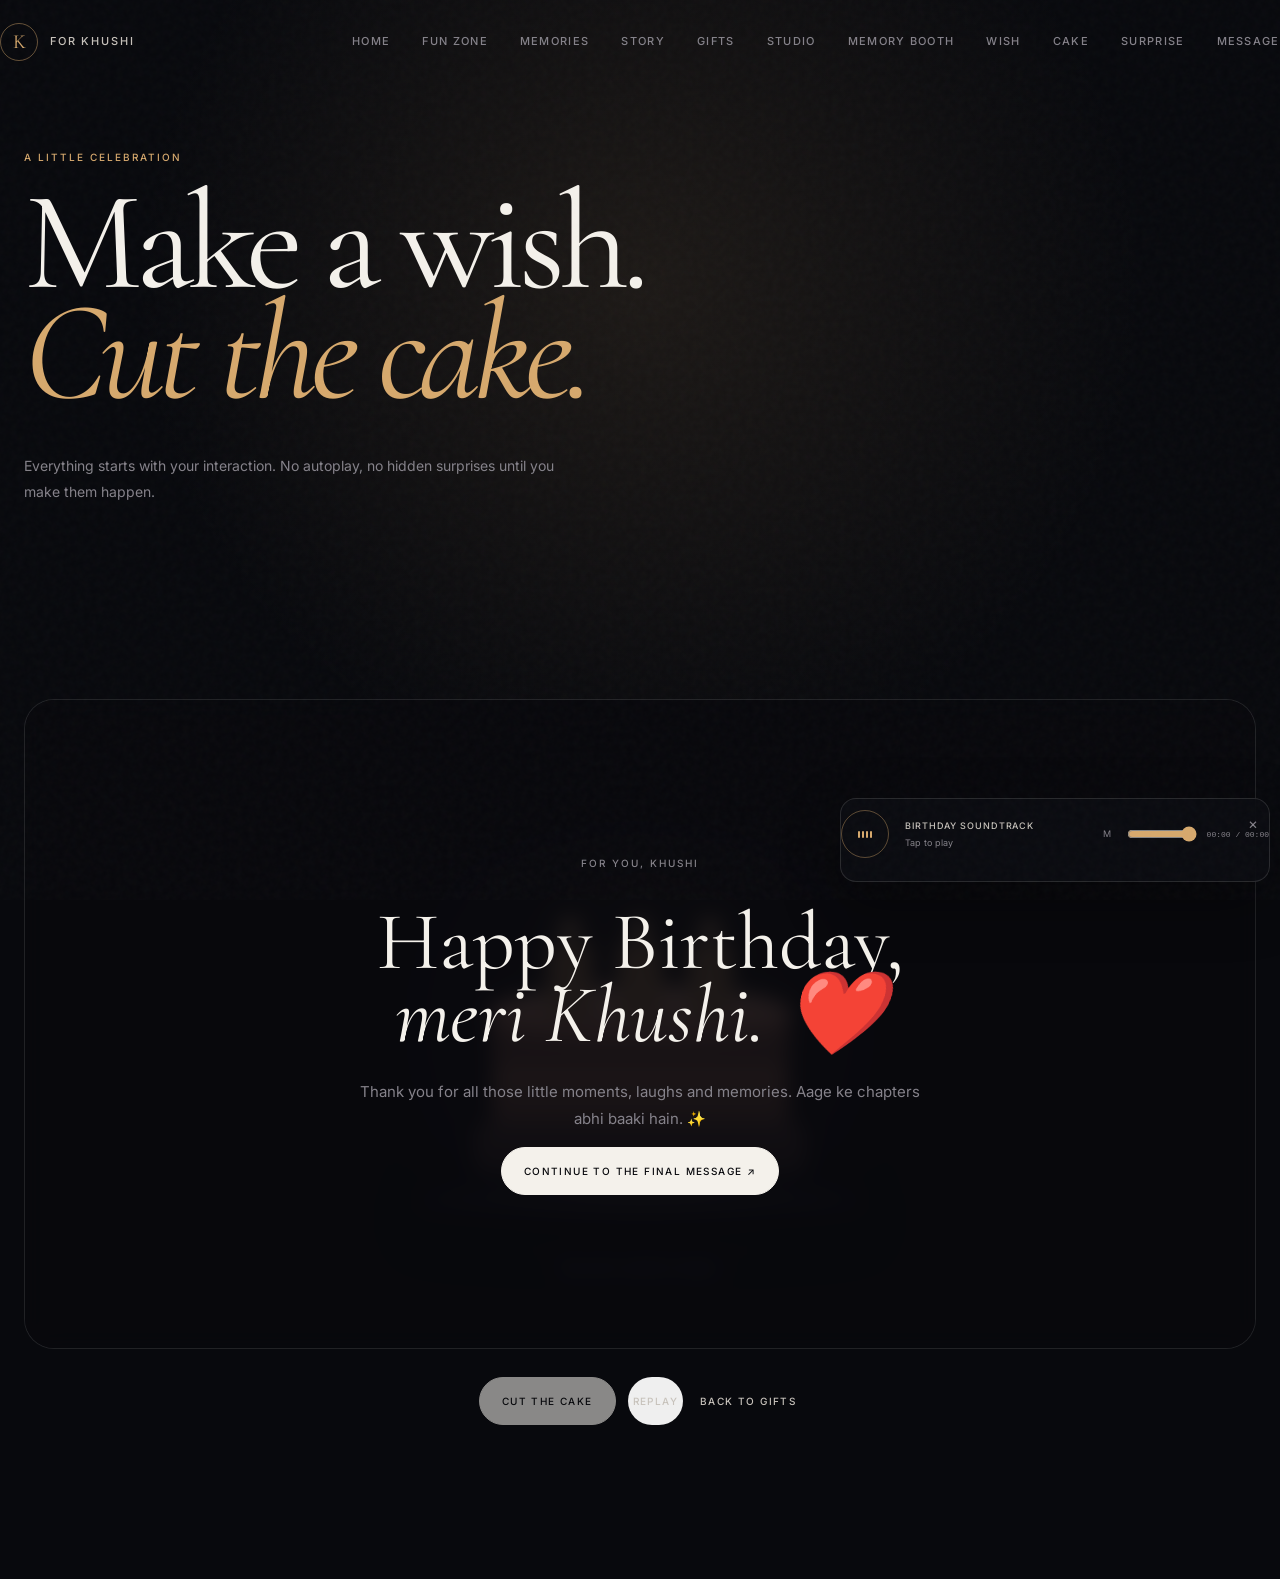
<file: cake-celebration.html>
<!doctype html><html lang="en"><head><meta charset="utf-8"><meta name="viewport" content="width=device-width,initial-scale=1,viewport-fit=cover"><meta name="description" content="A cinematic birthday cake celebration for Khushi."><meta name="theme-color" content="#08090d">
<link rel="icon" href="favicon.svg" type="image/svg+xml">
<link rel="manifest" href="site.webmanifest"><title>Cake Celebration · Khushi</title><link rel="preconnect" href="https://fonts.googleapis.com"><link rel="preconnect" href="https://fonts.gstatic.com" crossorigin><link href="https://fonts.googleapis.com/css2?family=Cormorant+Garamond:wght@400;500;600;700&family=Inter:wght@300;400;500;600&display=swap" rel="stylesheet"><link rel="stylesheet" href="css/style.css"><link rel="stylesheet" href="css/animations.css"><link rel="stylesheet" href="css/cake-celebration.css"><script src="js/config.js" defer></script><script src="js/progress.js" defer></script><script src="js/main.js" defer></script><script src="js/easter-eggs.js" defer></script><script src="js/cake-celebration.js" defer></script><link rel="stylesheet" href="css/part7-polish.css">
<link rel="preload" as="audio" href="music/birthday.mp3" type="audio/mpeg">
</head><body class="page-cake-celebration"><a class="skip-link" href="#main-content">Skip to content</a><div class="page-transition" id="pageTransition" aria-hidden="true"><span class="transition-mark">K</span></div><div class="page-noise" aria-hidden="true"></div><header class="site-header"><a href="index.html" class="brand"><span class="brand-mark">K</span><span class="brand-text">For Khushi</span></a><button class="nav-toggle" id="navToggle" type="button" aria-label="Open navigation" aria-expanded="false"><span></span><span></span></button><nav class="site-nav" id="siteNav" aria-label="Main navigation"><a href="index.html" class="nav-link">Home</a><a href="fun-zone.html" class="nav-link">Fun Zone</a><a href="memories.html" class="nav-link">Memories</a><a href="story.html" class="nav-link">Story</a><a href="mystery-gifts.html" class="nav-link">Gifts</a><a href="sticker-studio.html" class="nav-link">Studio</a><a href="memory-booth.html" class="nav-link">Memory Booth</a><a href="wish-generator.html" class="nav-link">Wish</a><a href="cake-celebration.html" class="nav-link">Cake</a><a href="surprise.html" class="nav-link">Surprise</a><a href="message.html" class="nav-link">Message</a></nav></header><main id="main-content"><section class="cake-hero section"><div class="container"><p class="eyebrow">A little celebration</p><h1 class="page-title">Make a wish.<br><em>Cut the cake.</em></h1><p class="page-intro">Everything starts with your interaction. No autoplay, no hidden surprises until you make them happen.</p></div></section><section class="cinematic-cake section"><div class="container"><div class="cake-celebration-stage" id="cakeStage"><div class="cake-ambient"></div><div class="cake-plate"></div><div class="cake-art" id="cakeArt"><div class="cake-top"></div><div class="cake-layer cake-upper"></div><div class="cake-layer cake-lower"></div><div class="cake-base"></div><div class="candles" id="candles"><button class="cake-candle" type="button" data-candle="1" aria-label="Extinguish candle 1"><i></i></button><button class="cake-candle" type="button" data-candle="2" aria-label="Extinguish candle 2"><i></i></button><button class="cake-candle" type="button" data-candle="3" aria-label="Extinguish candle 3"><i></i></button></div><div class="cake-slice" id="cakeSlice" aria-hidden="true"></div></div><div class="cake-knife" id="cakeKnife" aria-hidden="true">🔪</div><div class="cake-status" id="cakeStatus" role="status" aria-live="polite">Tap each candle to begin.</div><div class="cake-message" id="cakeMessage" hidden><p class="eyebrow">For you, Khushi</p><h2>Happy Birthday,<br><em>meri Khushi. ❤️</em></h2><p>Thank you for all those little moments, laughs and memories. Aage ke chapters abhi baaki hain. ✨</p><a class="button button--primary" href="message.html">Continue to the final message ↗</a></div></div><div class="cake-actions"><button class="button button--primary" id="cutCake" type="button" disabled>Cut the cake</button><button class="button button--text" id="replayCake" type="button">Replay</button><a class="button button--text" href="mystery-gifts.html">Back to Gifts</a></div></div></section></main><div class="music-player" id="musicPlayer" aria-label="Birthday music player">
<audio id="birthdayAudio" preload="none" data-src="music/birthday.mp3" loop></audio>
<button class="music-main" id="musicToggle" type="button" aria-label="Play birthday music" aria-pressed="false"><span class="music-bars" aria-hidden="true"><i></i><i></i><i></i><i></i></span></button>
<div class="music-meta"><span class="music-title">Birthday soundtrack</span><span class="music-status" id="musicStatus">Tap to play</span></div>
<div class="music-controls"><button type="button" id="musicMute" aria-label="Mute music">M</button><input id="musicVolume" type="range" min="0" max="1" step="0.01" value="1" aria-label="Volume"><span id="musicTime">00:00 / 00:00</span></div>
<input class="music-progress" id="musicProgress" type="range" min="0" max="100" step="0.1" value="0" aria-label="Music progress">
<button class="music-close" id="musicClose" type="button" aria-label="Minimize music player">×</button>
</div></body></html>
</file>
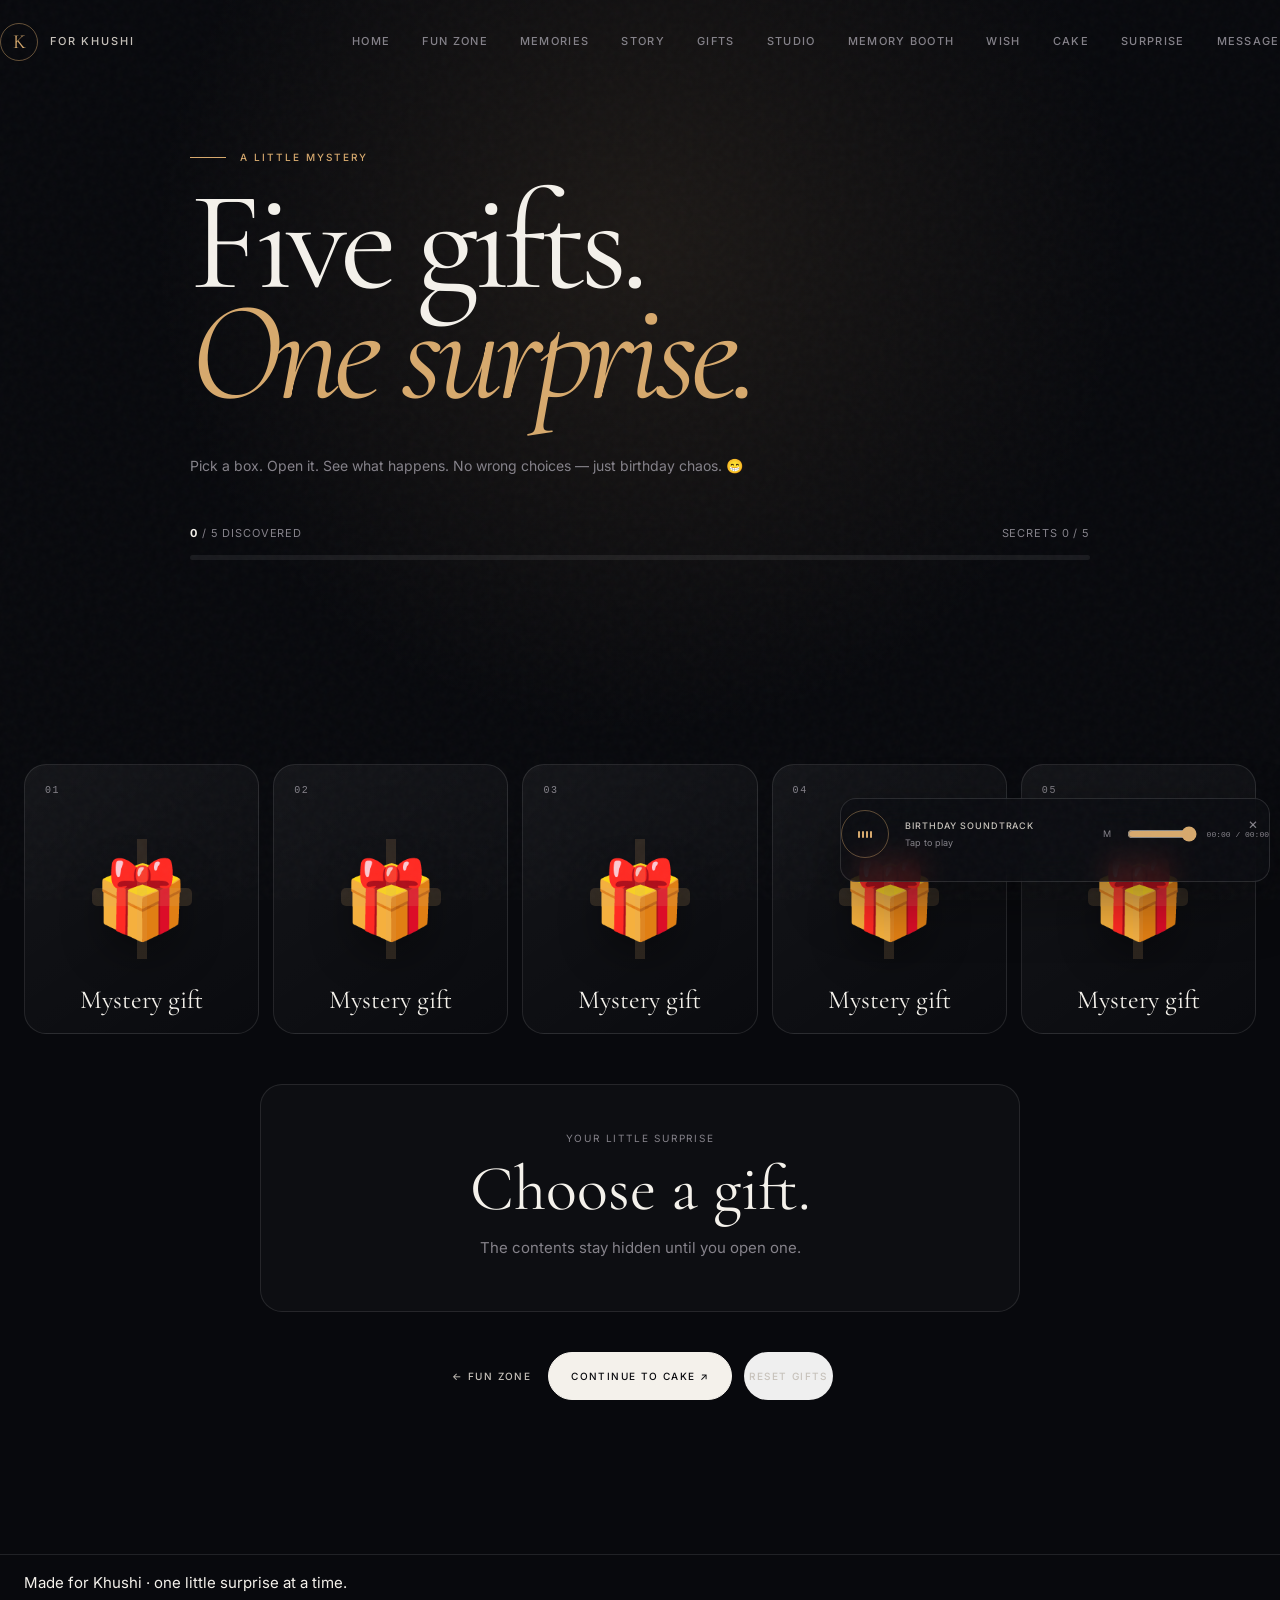
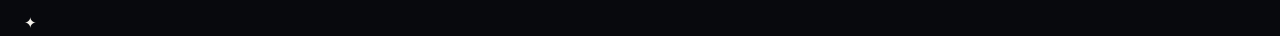
<file: mystery-gifts.html>
<!doctype html><html lang="en"><head><meta charset="utf-8"><meta name="viewport" content="width=device-width,initial-scale=1,viewport-fit=cover"><meta name="description" content="Five little mystery gifts for Khushi."><meta name="theme-color" content="#08090d">
<link rel="icon" href="favicon.svg" type="image/svg+xml">
<link rel="manifest" href="site.webmanifest"><title>Mystery Gifts · Khushi</title><link rel="preconnect" href="https://fonts.googleapis.com"><link rel="preconnect" href="https://fonts.gstatic.com" crossorigin><link href="https://fonts.googleapis.com/css2?family=Cormorant+Garamond:wght@400;500;600;700&family=Inter:wght@300;400;500;600&display=swap" rel="stylesheet"><link rel="stylesheet" href="css/style.css"><link rel="stylesheet" href="css/animations.css"><link rel="stylesheet" href="css/mystery-gifts.css"><script src="js/config.js" defer></script><script src="https://cdnjs.cloudflare.com/ajax/libs/gsap/3.12.5/gsap.min.js" defer></script><script src="js/animations.js" defer></script><script src="js/progress.js" defer></script><script src="js/main.js" defer></script><script src="js/easter-eggs.js" defer></script><script src="js/mystery-gifts.js" defer></script><link rel="stylesheet" href="css/part7-polish.css">
<link rel="preload" as="audio" href="music/birthday.mp3" type="audio/mpeg">
</head><body class="page-mystery"><a class="skip-link" href="#main-content">Skip to content</a><div class="page-transition" id="pageTransition" aria-hidden="true"><span class="transition-mark">K</span></div><div class="page-noise" aria-hidden="true"></div><header class="site-header"><a href="index.html" class="brand" aria-label="Khushi Birthday Home"><span class="brand-mark">K</span><span class="brand-text">For Khushi</span></a><button class="nav-toggle" id="navToggle" type="button" aria-label="Open navigation" aria-expanded="false"><span></span><span></span></button><nav class="site-nav" id="siteNav" aria-label="Main navigation"><a href="index.html" class="nav-link">Home</a><a href="fun-zone.html" class="nav-link">Fun Zone</a><a href="memories.html" class="nav-link">Memories</a><a href="story.html" class="nav-link">Story</a><a href="mystery-gifts.html" class="nav-link">Gifts</a><a href="sticker-studio.html" class="nav-link">Studio</a><a href="memory-booth.html" class="nav-link">Memory Booth</a><a href="wish-generator.html" class="nav-link">Wish</a><a href="cake-celebration.html" class="nav-link">Cake</a><a href="surprise.html" class="nav-link">Surprise</a><a href="message.html" class="nav-link">Message</a></nav></header><main id="main-content"><section class="mystery-hero section"><div class="container mystery-head"><p class="eyebrow reveal"><span class="eyebrow-line"></span>A little mystery</p><h1 class="page-title reveal">Five gifts.<br><em>One surprise.</em></h1><p class="page-intro reveal">Pick a box. Open it. See what happens. No wrong choices — just birthday chaos. 😁</p><div class="gift-progress"><span><strong id="giftCount">0</strong> / 5 discovered</span><span id="secretCount">Secrets 0 / 5</span></div><div class="mystery-progress"><span id="giftProgressBar"></span></div></div></section><section class="gift-grid-section section"><div class="container"><div class="mystery-grid" id="mysteryGrid"></div><div class="mystery-result" id="mysteryResult" role="status" aria-live="polite"><p class="result-kicker">Your little surprise</p><h2 id="resultTitle">Choose a gift.</h2><p id="resultText">The contents stay hidden until you open one.</p></div><div class="final-gift" id="finalGift" hidden><div class="final-gift-glow"></div><div class="final-box" id="finalBox" role="button" tabindex="0" aria-label="Open the final gift">🎁</div><p class="eyebrow">All five discovered</p><h2>There was one more.</h2><p id="finalText">You found the final little surprise. ❤️</p><button class="button button--primary" id="openFinal" type="button">Open the final gift</button></div><div class="mystery-actions"><a class="button button--text" href="fun-zone.html">← Fun Zone</a><a class="button button--primary" href="cake-celebration.html">Continue to Cake ↗</a><button class="button button--text" id="resetGifts" type="button">Reset gifts</button></div></div></section></main><footer class="site-footer"><div class="container footer-grid"><p>Made for Khushi · one little surprise at a time.</p><span>✦</span></div></footer><div class="music-player" id="musicPlayer" aria-label="Birthday music player">
<audio id="birthdayAudio" preload="none" data-src="music/birthday.mp3" loop></audio>
<button class="music-main" id="musicToggle" type="button" aria-label="Play birthday music" aria-pressed="false"><span class="music-bars" aria-hidden="true"><i></i><i></i><i></i><i></i></span></button>
<div class="music-meta"><span class="music-title">Birthday soundtrack</span><span class="music-status" id="musicStatus">Tap to play</span></div>
<div class="music-controls"><button type="button" id="musicMute" aria-label="Mute music">M</button><input id="musicVolume" type="range" min="0" max="1" step="0.01" value="1" aria-label="Volume"><span id="musicTime">00:00 / 00:00</span></div>
<input class="music-progress" id="musicProgress" type="range" min="0" max="100" step="0.1" value="0" aria-label="Music progress">
<button class="music-close" id="musicClose" type="button" aria-label="Minimize music player">×</button>
</div></body></html>
</file>
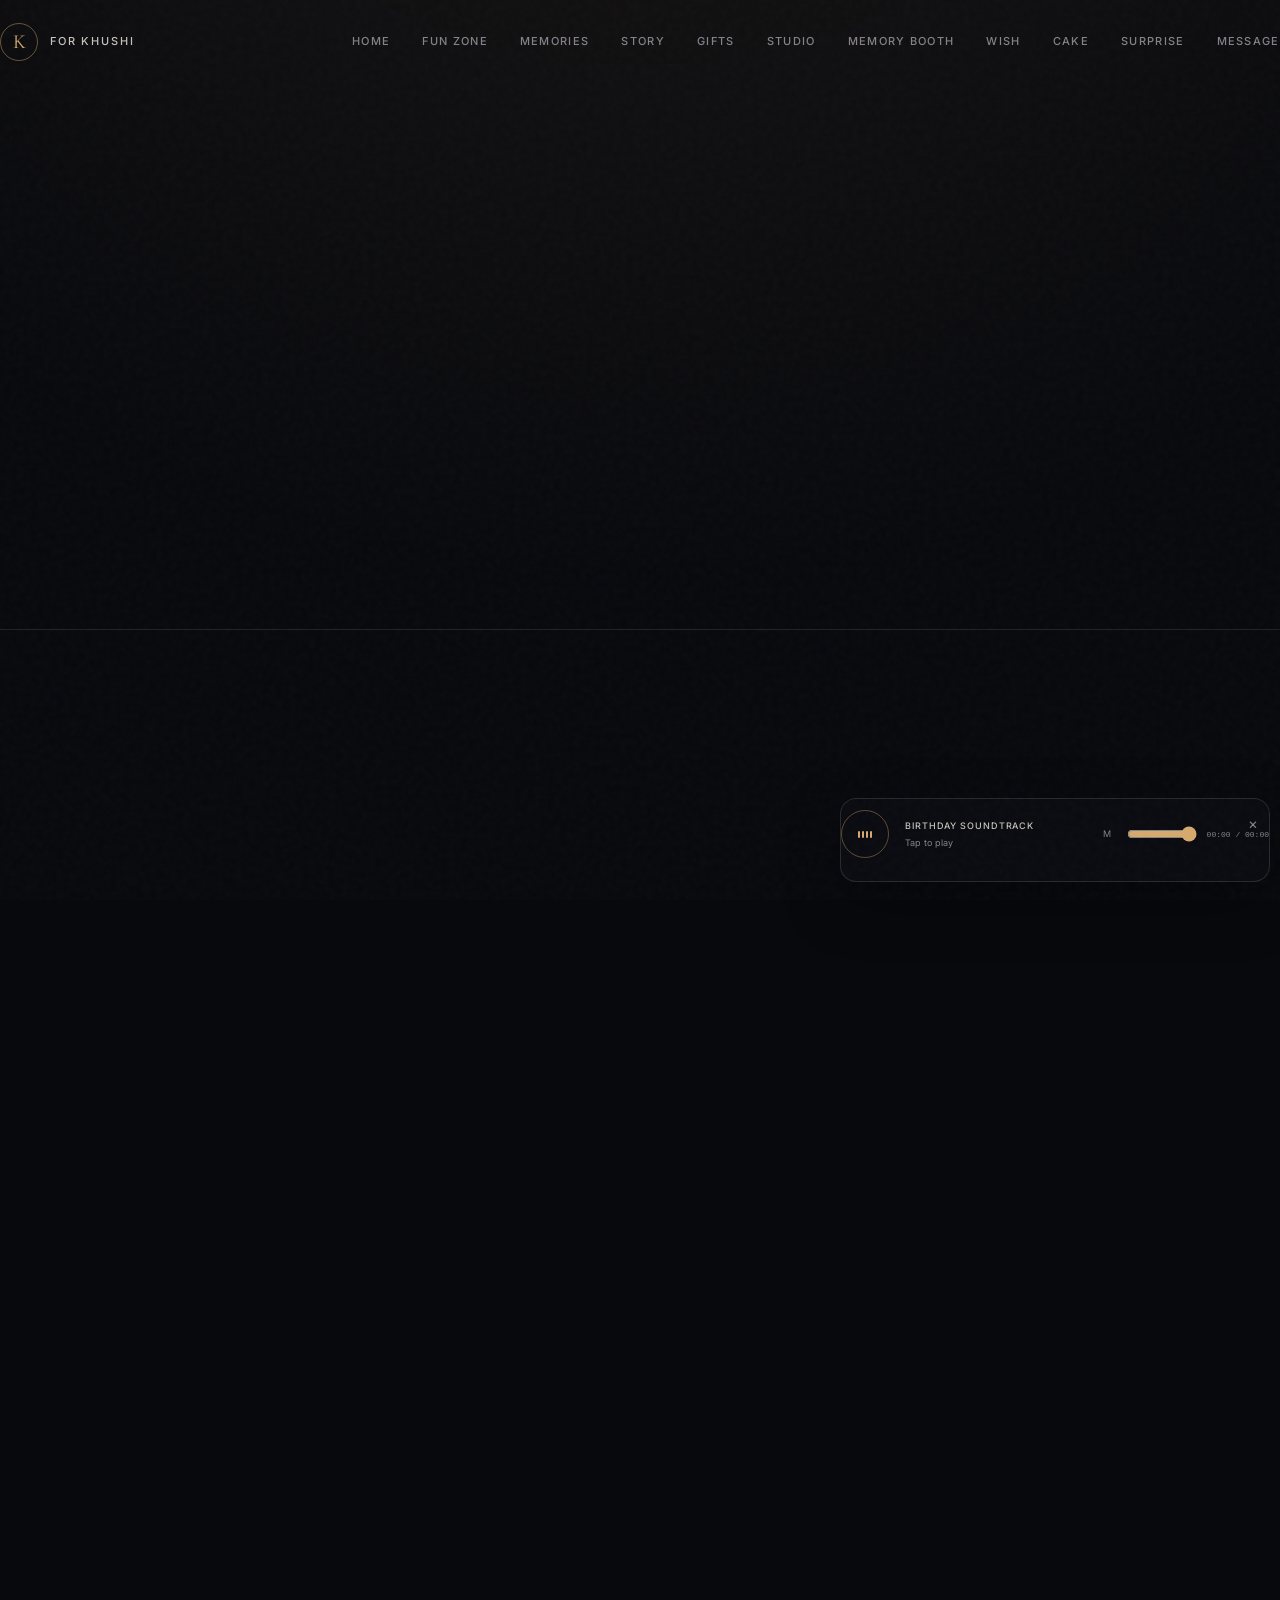
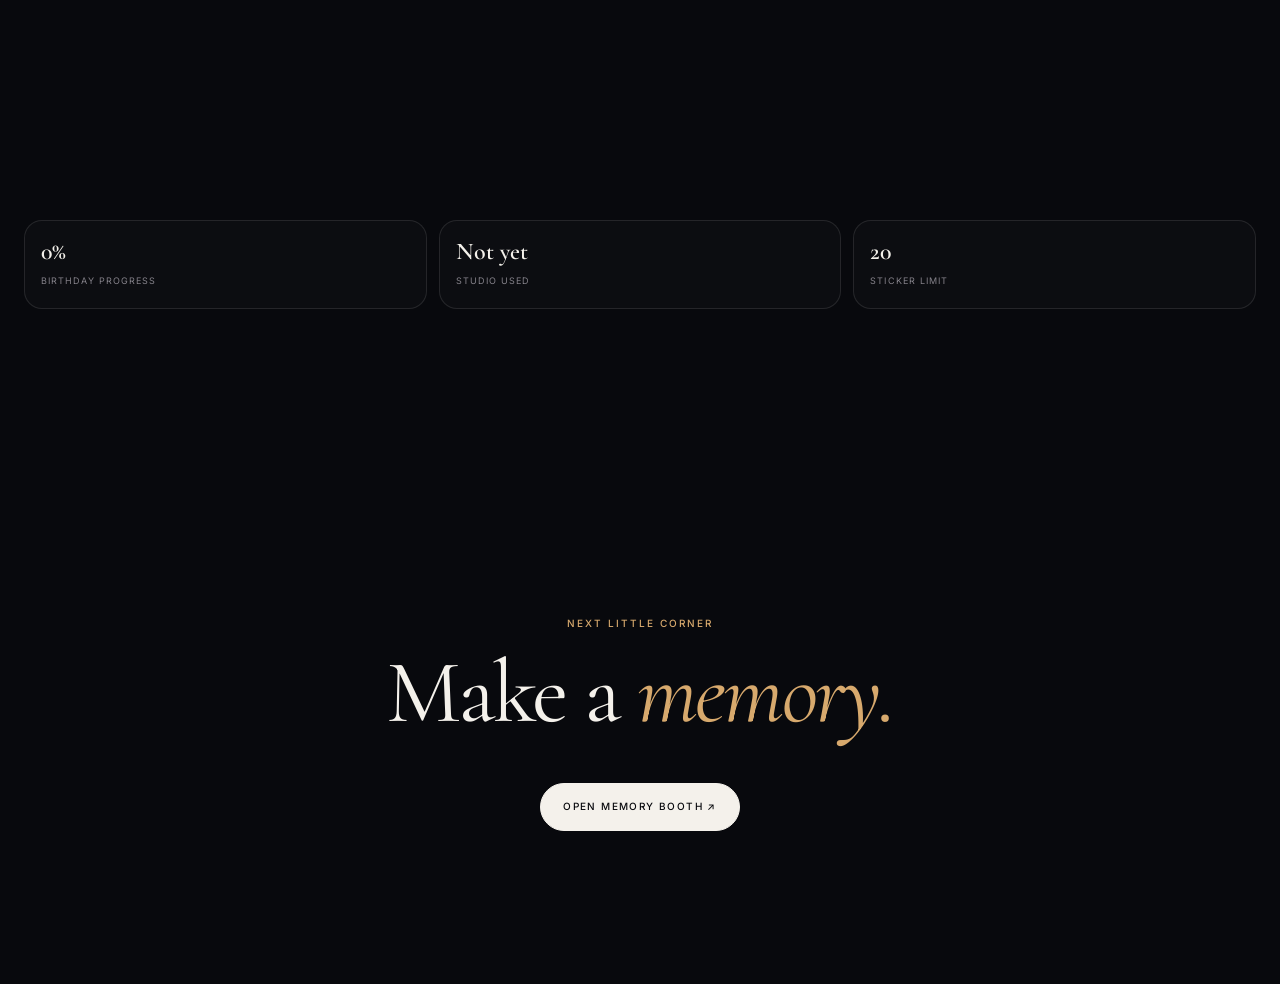
<file: sticker-studio.html>
<!doctype html><html lang="en"><head><meta charset="utf-8"><meta name="viewport" content="width=device-width,initial-scale=1,viewport-fit=cover"><meta name="theme-color" content="#08090d">
<link rel="icon" href="favicon.svg" type="image/svg+xml">
<link rel="manifest" href="site.webmanifest"><meta name="description" content="A creative birthday sticker studio for Khushi."><title>Sticker Studio · Khushi</title><link rel="preconnect" href="https://fonts.googleapis.com"><link rel="preconnect" href="https://fonts.gstatic.com" crossorigin><link href="https://fonts.googleapis.com/css2?family=Cormorant+Garamond:wght@400;500;600;700&family=Inter:wght@300;400;500;600&display=swap" rel="stylesheet"><link rel="stylesheet" href="css/style.css"><link rel="stylesheet" href="css/animations.css"><link rel="stylesheet" href="css/sticker-studio.css"><script src="js/config.js" defer></script><script src="js/main.js" defer></script><script src="js/progress.js" defer></script><script src="js/easter-eggs.js" defer></script><script src="js/sticker-studio.js" defer></script><link rel="stylesheet" href="css/part7-polish.css">
<link rel="preload" as="audio" href="music/birthday.mp3" type="audio/mpeg">
</head><body class="page-sticker-studio"><a class="skip-link" href="#main-content">Skip to content</a><div class="page-transition" id="pageTransition" aria-hidden="true"><span class="transition-mark">K</span></div><div class="page-noise" aria-hidden="true"></div><header class="site-header"><a href="index.html" class="brand"><span class="brand-mark">K</span><span class="brand-text">For Khushi</span></a><button class="nav-toggle" id="navToggle" type="button" aria-label="Open navigation" aria-expanded="false"><span></span><span></span></button><nav class="site-nav" id="siteNav" aria-label="Main navigation"><a href="index.html" class="nav-link">Home</a><a href="fun-zone.html" class="nav-link">Fun Zone</a><a href="memories.html" class="nav-link">Memories</a><a href="story.html" class="nav-link">Story</a><a href="mystery-gifts.html" class="nav-link">Gifts</a><a href="sticker-studio.html" class="nav-link">Studio</a><a href="memory-booth.html" class="nav-link">Memory Booth</a><a href="wish-generator.html" class="nav-link">Wish</a><a href="cake-celebration.html" class="nav-link">Cake</a><a href="surprise.html" class="nav-link">Surprise</a><a href="message.html" class="nav-link">Message</a></nav></header><main id="main-content"><section class="page-hero studio-hero"><div class="container"><p class="eyebrow reveal">A little creative corner</p><h1 class="page-title reveal">Sticker<br><em>Studio.</em></h1><p class="page-intro reveal">Make a tiny birthday composition. Drag the stickers around, layer them, and save your own little creation.</p></div></section><section class="section"><div class="container"><div class="studio-grid"><div class="studio-canvas-wrap reveal"><div class="studio-canvas" id="studioCanvas" aria-label="Sticker Studio canvas"><div class="studio-canvas-title">For Khushi ✨</div><div class="studio-canvas-subtitle">A tiny birthday creation</div></div><div class="studio-actions studio-actions--stage"><button class="button button--primary" id="studioExport" type="button">Save Creation ↗</button><button class="button button--text" id="studioClearSelection" type="button">Clear selection</button></div><p class="studio-export-note">Export stays on your device. Nothing from this canvas is uploaded.</p></div><aside class="studio-side"><div class="studio-panel reveal"><h3>Pick a sticker</h3><div class="sticker-tray" id="stickerTray"></div><p class="studio-hint" id="studioStatus" role="status" aria-live="polite">Add a sticker, then select it to edit.</p></div><div class="studio-panel reveal"><h3>Selected sticker</h3><div class="studio-control-grid"><button class="studio-control" id="studioRotate" type="button">Rotate ↻</button><button class="studio-control" id="studioScaleUp" type="button">Scale +</button><button class="studio-control" id="studioScaleDown" type="button">Scale −</button><button class="studio-control" id="studioDuplicate" type="button">Duplicate</button><button class="studio-control" id="studioLayerUp" type="button">Layer up</button><button class="studio-control" id="studioLayerDown" type="button">Layer down</button><button class="studio-control" id="studioDelete" type="button">Delete</button></div></div><div class="studio-panel reveal"><h3>Presets</h3><div class="preset-list"><button class="preset-button" type="button" data-preset="sweet"><strong>Sweet Birthday</strong><span>Soft, happy and a little sparkly.</span></button><button class="preset-button" type="button" data-preset="starry"><strong>Starry Night</strong><span>Glow, stars and dreamy little details.</span></button><button class="preset-button" type="button" data-preset="cute"><strong>Simple &amp; Cute</strong><span>A small composition with big birthday energy.</span></button></div></div><div class="studio-panel reveal"><div class="studio-actions"><button class="button button--text" id="studioSave" type="button">Save</button><button class="button button--text" id="studioLoad" type="button">Load</button><button class="button button--text" id="studioReset" type="button">Reset</button></div></div></aside></div><div class="creative-progress" aria-label="Creative progress"><div class="creative-stat"><strong id="studioProgressPercent">0%</strong><span>Birthday progress</span></div><div class="creative-stat"><strong id="studioUsedState">Not yet</strong><span>Studio used</span></div><div class="creative-stat"><strong>20</strong><span>Sticker limit</span></div></div></div></section><section class="section"><div class="container closing-content"><p class="eyebrow">Next little corner</p><h2>Make a <em>memory.</em></h2><a class="button button--primary" href="memory-booth.html">Open Memory Booth ↗</a></div></section></main><div class="music-player" id="musicPlayer" aria-label="Birthday music player"><audio id="birthdayAudio" preload="none" data-src="music/birthday.mp3" loop></audio><button class="music-main" id="musicToggle" type="button" aria-label="Play birthday music" aria-pressed="false"><span class="music-bars" aria-hidden="true"><i></i><i></i><i></i><i></i></span></button><div class="music-meta"><span class="music-title">Birthday soundtrack</span><span class="music-status" id="musicStatus">Tap to play</span></div><div class="music-controls"><button type="button" id="musicMute" aria-label="Mute music">M</button><input id="musicVolume" type="range" min="0" max="1" step="0.01" value="1" aria-label="Volume"><span id="musicTime">00:00 / 00:00</span></div><input class="music-progress" id="musicProgress" type="range" min="0" max="100" step="0.1" value="0" aria-label="Music progress"><button class="music-close" id="musicClose" type="button" aria-label="Minimize music player">×</button></div></body></html>
</file>
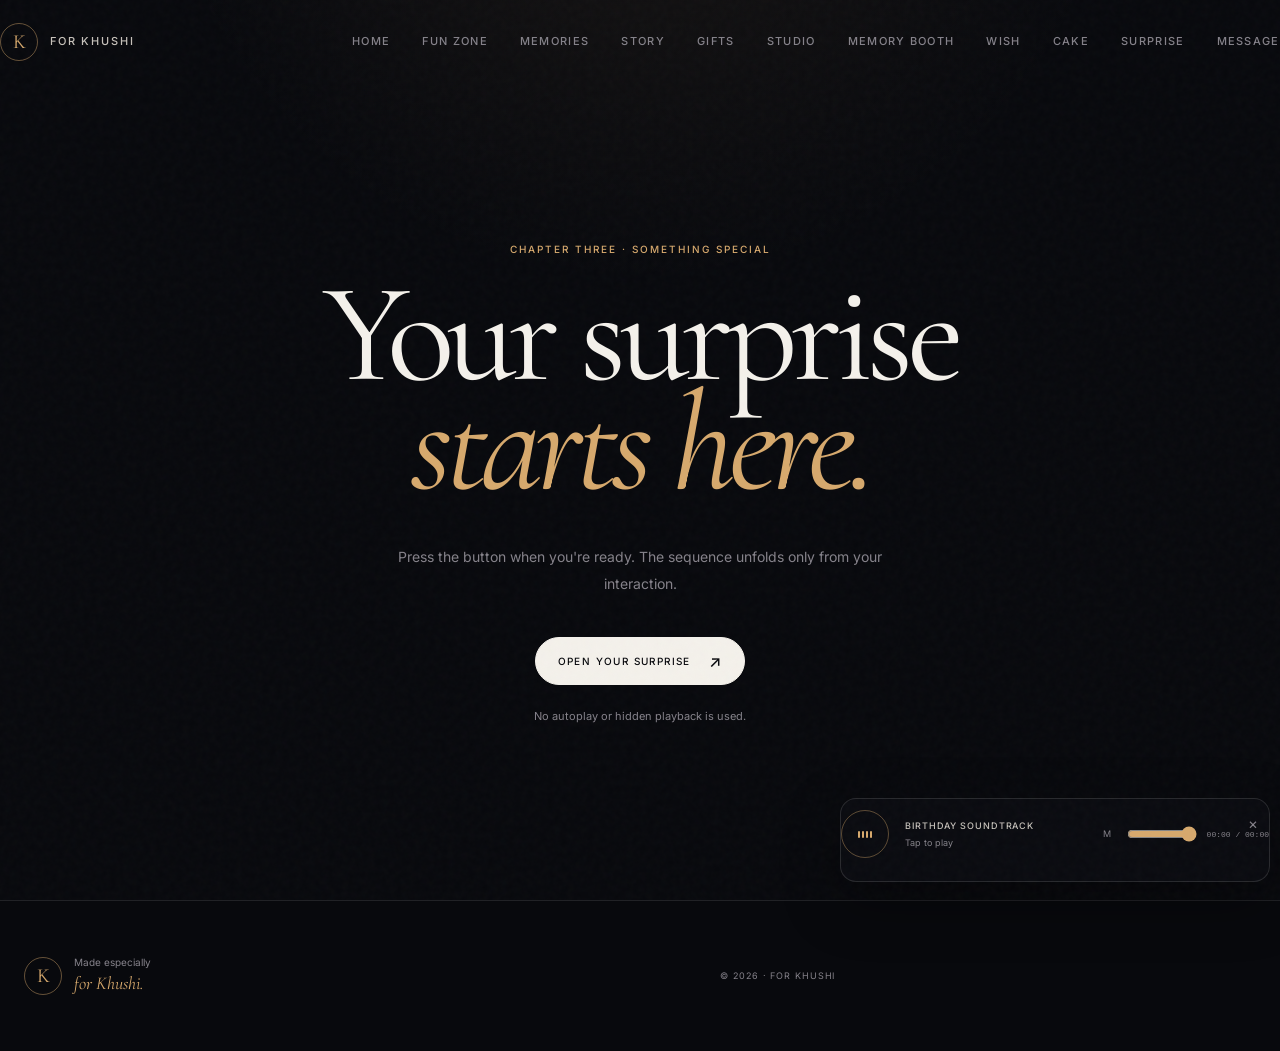
<file: surprise.html>
<!doctype html>
<html lang="en">
<head>
<meta charset="utf-8"><meta name="viewport" content="width=device-width,initial-scale=1,viewport-fit=cover">
<meta name="description" content="A special birthday surprise for Khushi."><meta name="theme-color" content="#08090d">
<link rel="icon" href="favicon.svg" type="image/svg+xml">
<link rel="manifest" href="site.webmanifest">
<title>Your Surprise · Khushi</title>
<link rel="preconnect" href="https://fonts.googleapis.com"><link rel="preconnect" href="https://fonts.gstatic.com" crossorigin>
<link href="https://fonts.googleapis.com/css2?family=Cormorant+Garamond:wght@400;500;600;700&family=Inter:wght@300;400;500;600&display=swap" rel="stylesheet">
<link rel="stylesheet" href="css/style.css"><link rel="stylesheet" href="css/animations.css">
<script src="js/config.js" defer></script><script src="https://cdnjs.cloudflare.com/ajax/libs/gsap/3.12.5/gsap.min.js" defer></script><script src="js/animations.js" defer></script><script src="js/main.js" defer></script><script src="js/surprise.js" defer></script>
<script src="js/progress.js" defer></script><script src="js/easter-eggs.js" defer></script><link rel="stylesheet" href="css/part7-polish.css">
<link rel="preload" as="audio" href="music/birthday.mp3" type="audio/mpeg">
</head>
<body class="page-surprise"><a class="skip-link" href="#main-content">Skip to content</a>
<div class="page-transition" id="pageTransition" aria-hidden="true"><span class="transition-mark">K</span></div><div class="page-noise" aria-hidden="true"></div>
<header class="site-header"><a href="index.html" class="brand"><span class="brand-mark">K</span><span class="brand-text">For Khushi</span></a><button class="nav-toggle" id="navToggle" type="button" aria-label="Open navigation" aria-expanded="false"><span></span><span></span></button><nav class="site-nav" id="siteNav" aria-label="Main navigation"><a href="index.html" class="nav-link">Home</a><a href="fun-zone.html" class="nav-link">Fun Zone</a><a href="memories.html" class="nav-link">Memories</a><a href="story.html" class="nav-link">Story</a><a href="mystery-gifts.html" class="nav-link">Gifts</a><a href="sticker-studio.html" class="nav-link">Studio</a><a href="memory-booth.html" class="nav-link">Memory Booth</a><a href="wish-generator.html" class="nav-link">Wish</a><a href="cake-celebration.html" class="nav-link">Cake</a><a href="surprise.html" class="nav-link">Surprise</a><a href="message.html" class="nav-link">Message</a></nav></header>
<main id="main-content">
<section class="fullscreen-intro" id="surpriseIntro"><div class="container fullscreen-content"><p class="eyebrow reveal">Chapter three · Something special</p><h1 class="page-title reveal">Your surprise<br><em>starts here.</em></h1><p class="page-intro reveal">Press the button when you're ready. The sequence unfolds only from your interaction.</p><button class="button button--primary reveal" type="button" id="surpriseButton"><span>Open Your Surprise</span><span class="button-arrow">↗</span></button><p class="interaction-note" id="surpriseNote" aria-live="polite">No autoplay or hidden playback is used.</p></div></section>
<section class="surprise-stage" id="surpriseStage" aria-hidden="true" role="dialog" aria-modal="true" aria-labelledby="surpriseTitle"><div class="surprise-orb orb-one" aria-hidden="true"></div><div class="surprise-orb orb-two" aria-hidden="true"></div><div class="surprise-particles" id="surpriseParticles" aria-hidden="true"></div><div class="surprise-content"><p class="surprise-kicker" id="surpriseKicker">A moment for you</p><h2 id="surpriseTitle">Happy Birthday,<br><em>Khushi.</em></h2><div class="surprise-photo-frame"><img id="surprisePhoto" data-src="images/memories/memory-01.png" alt="Birthday memory" loading="eager" decoding="async"><div class="surprise-photo-placeholder" aria-hidden="true"></div></div><p class="surprise-message" id="surpriseMessage">Khushi, itna sab dekhne ke baad bhi shayad mere paas kehne ke liye bahot kuch baaki hai… 🥹 Lekin har baat words mein keh paana possible nahi hota. Bas aaj ke din — thank you. ❤️ Aur ye story abhi khatam nahi hui hai. The best chapters are still waiting… ✨❤️</p><div class="surprise-actions"><button class="button button--primary" type="button" id="replaySurprise">Replay the moment</button><a href="message.html" class="button button--text">Read the full message ↗</a></div></div><button class="surprise-exit" id="surpriseExit" type="button" aria-label="Close surprise">×</button></section>
</main>
<footer class="site-footer"><div class="container footer-inner"><div class="footer-brand"><span class="brand-mark">K</span><span>Made especially<br><em>for Khushi.</em></span></div><p class="footer-copy">© <span id="currentYear"></span> · For Khushi</p></div></footer>
<div class="music-player" id="musicPlayer" aria-label="Birthday music player">
  <audio id="birthdayAudio" preload="none" data-src="music/birthday.mp3" loop></audio>
  <button class="music-main" id="musicToggle" type="button" aria-label="Play birthday music" aria-pressed="false">
    <span class="music-bars" aria-hidden="true"><i></i><i></i><i></i><i></i></span>
  </button>
  <div class="music-meta"><span class="music-title">Birthday soundtrack</span><span class="music-status" id="musicStatus">Tap to play</span></div>
  <div class="music-controls">
    <button type="button" id="musicMute" aria-label="Mute music">M</button>
    <input id="musicVolume" type="range" min="0" max="1" step="0.01" value="1" aria-label="Volume">
    <span id="musicTime">00:00 / 00:00</span>
  </div>
  <input class="music-progress" id="musicProgress" type="range" min="0" max="100" step="0.1" value="0" aria-label="Music progress">
  <button class="music-close" id="musicClose" type="button" aria-label="Minimize music player">×</button>
</div>
</body></html>
</file>
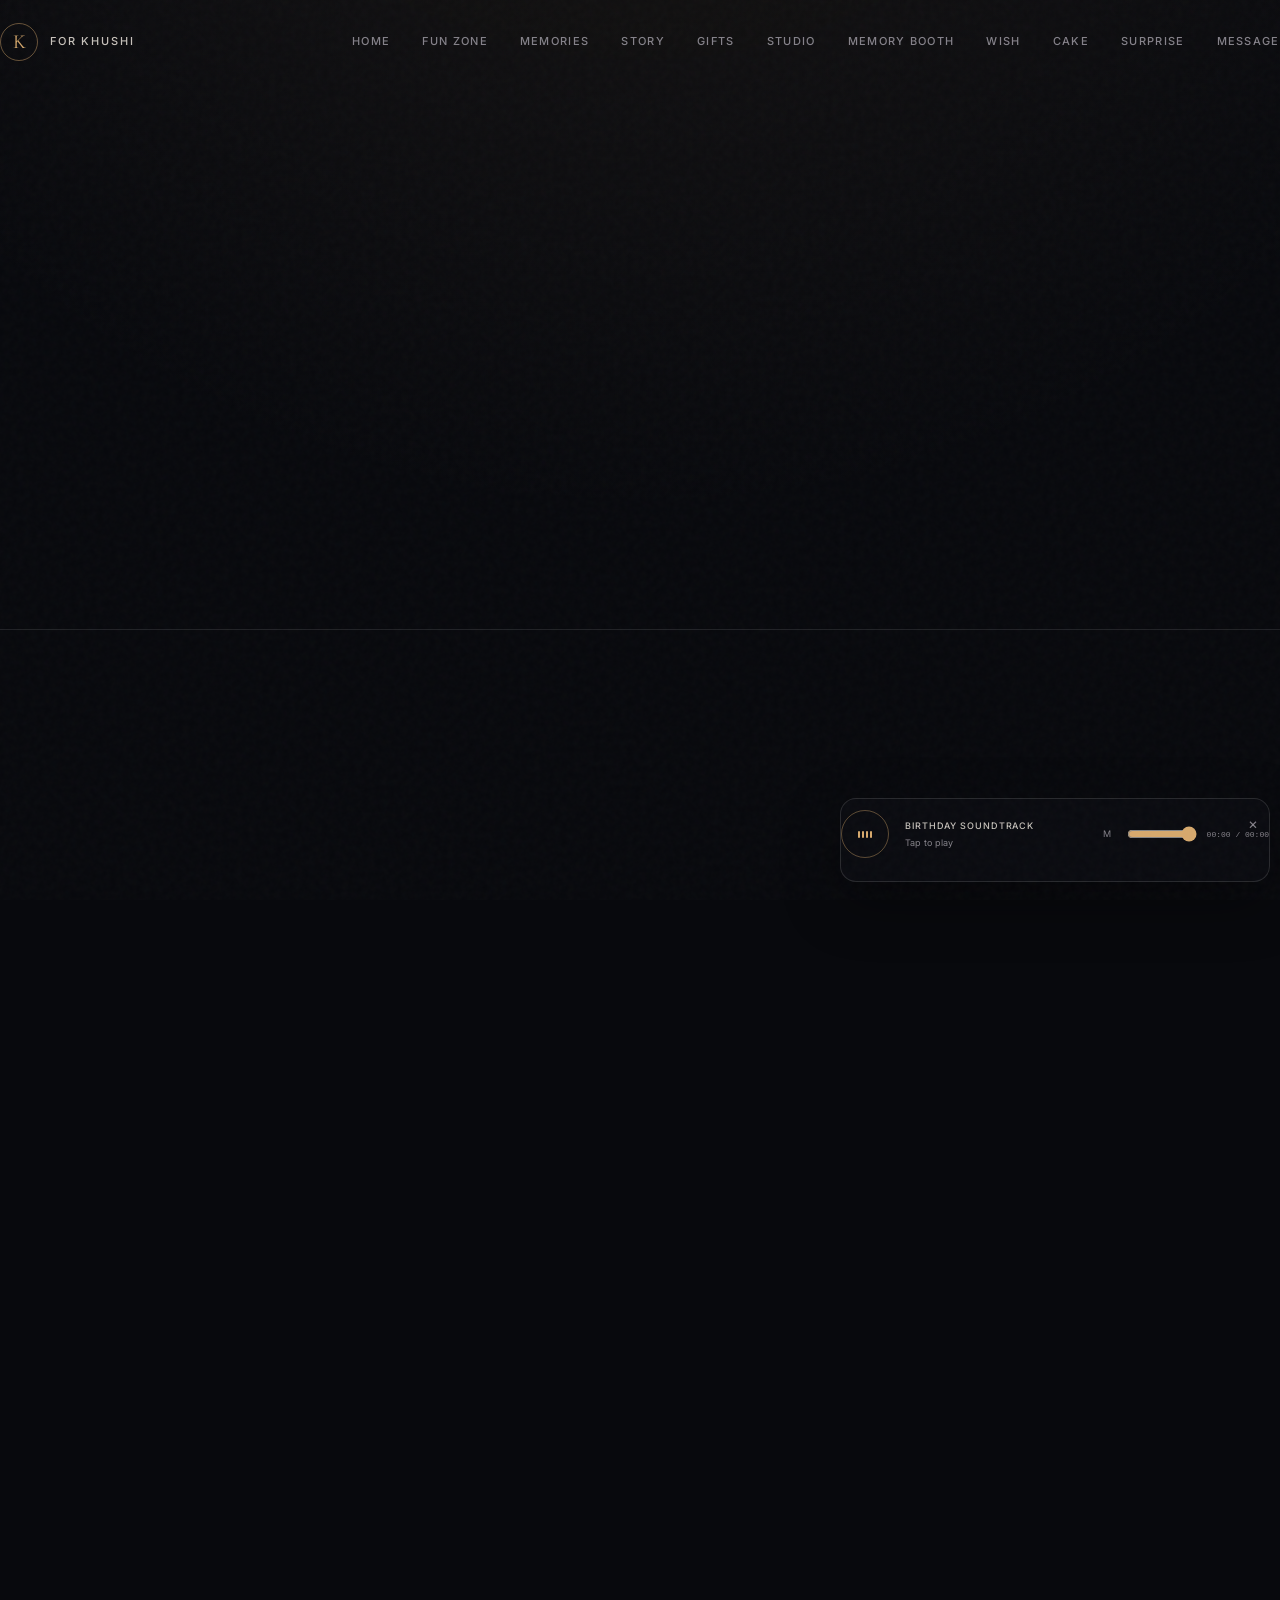
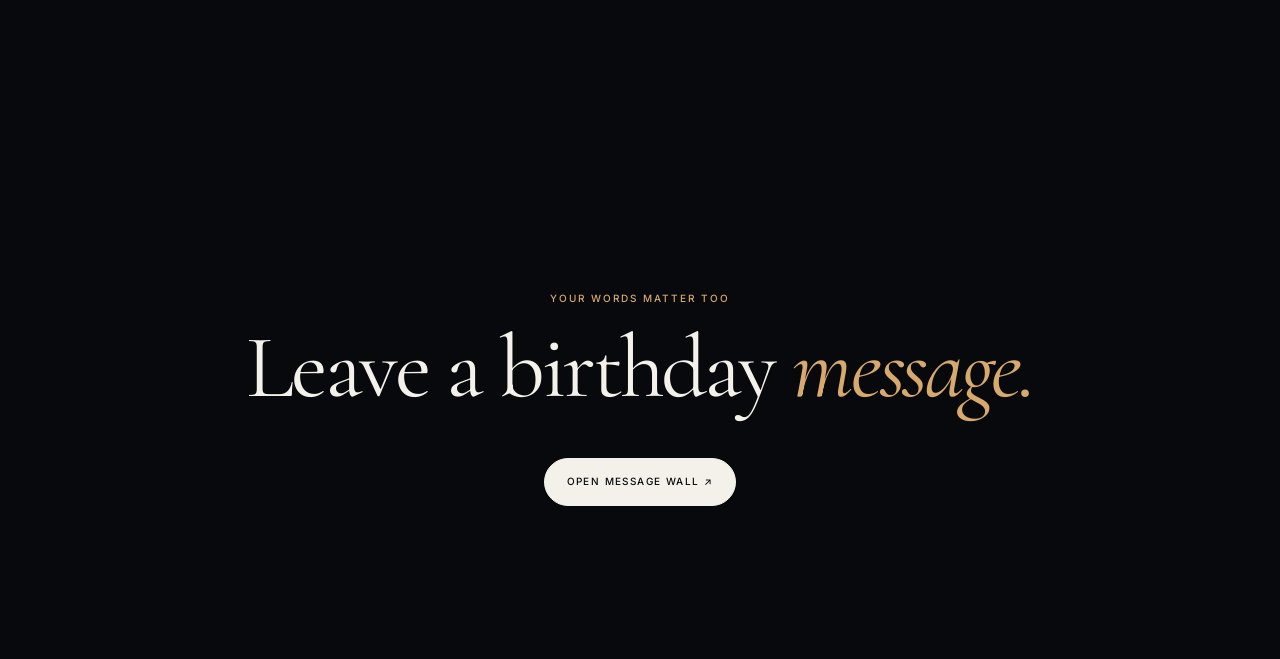
<file: wish-generator.html>
<!doctype html><html lang="en"><head><meta charset="utf-8"><meta name="viewport" content="width=device-width,initial-scale=1,viewport-fit=cover"><meta name="theme-color" content="#08090d">
<link rel="icon" href="favicon.svg" type="image/svg+xml">
<link rel="manifest" href="site.webmanifest"><meta name="description" content="Generate an original personalized birthday wish for Khushi."><title>Wish Generator · Khushi</title><link rel="preconnect" href="https://fonts.googleapis.com"><link rel="preconnect" href="https://fonts.gstatic.com" crossorigin><link href="https://fonts.googleapis.com/css2?family=Cormorant+Garamond:wght@400;500;600;700&family=Inter:wght@300;400;500;600&display=swap" rel="stylesheet"><link rel="stylesheet" href="css/style.css"><link rel="stylesheet" href="css/animations.css"><link rel="stylesheet" href="css/wish-generator.css"><script src="js/config.js" defer></script><script src="js/main.js" defer></script><script src="js/progress.js" defer></script><script src="js/easter-eggs.js" defer></script><script src="js/wish-generator.js" defer></script><link rel="stylesheet" href="css/part7-polish.css">
<link rel="preload" as="audio" href="music/birthday.mp3" type="audio/mpeg">
</head><body class="page-wish-generator"><a class="skip-link" href="#main-content">Skip to content</a><div class="page-transition" id="pageTransition" aria-hidden="true"><span class="transition-mark">K</span></div><div class="page-noise" aria-hidden="true"></div><header class="site-header"><a href="index.html" class="brand"><span class="brand-mark">K</span><span class="brand-text">For Khushi</span></a><button class="nav-toggle" id="navToggle" type="button" aria-label="Open navigation" aria-expanded="false"><span></span><span></span></button><nav class="site-nav" id="siteNav" aria-label="Main navigation"><a href="index.html" class="nav-link">Home</a><a href="fun-zone.html" class="nav-link">Fun Zone</a><a href="memories.html" class="nav-link">Memories</a><a href="story.html" class="nav-link">Story</a><a href="mystery-gifts.html" class="nav-link">Gifts</a><a href="sticker-studio.html" class="nav-link">Studio</a><a href="memory-booth.html" class="nav-link">Memory Booth</a><a href="wish-generator.html" class="nav-link">Wish</a><a href="cake-celebration.html" class="nav-link">Cake</a><a href="surprise.html" class="nav-link">Surprise</a><a href="message.html" class="nav-link">Message</a></nav></header><main id="main-content"><section class="page-hero wish-hero"><div class="container"><p class="eyebrow reveal">A little wish maker</p><h1 class="page-title reveal">Birthday<br><em>Wish Generator.</em></h1><p class="page-intro reveal">Pick a mood, a style and a theme. The website mixes original templates into a fresh little birthday wish — no API, no upload.</p></div></section><section class="section"><div class="container"><div class="wish-layout"><aside class="wish-panel reveal"><form id="wishForm" class="wish-fields"><div class="wish-group"><span class="wish-group-label">Mood</span><div class="choice-grid"><label class="choice"><input type="radio" name="wishMood" value="sweet" checked><span>Sweet</span></label><label class="choice"><input type="radio" name="wishMood" value="funny"><span>Funny</span></label><label class="choice"><input type="radio" name="wishMood" value="emotional"><span>Emotional</span></label><label class="choice"><input type="radio" name="wishMood" value="cute"><span>Cute</span></label></div></div><div class="wish-group"><span class="wish-group-label">Style</span><div class="choice-grid"><label class="choice"><input type="radio" name="wishStyle" value="short"><span>Short</span></label><label class="choice"><input type="radio" name="wishStyle" value="medium" checked><span>Medium</span></label><label class="choice"><input type="radio" name="wishStyle" value="long"><span>Long</span></label></div></div><div class="wish-group"><span class="wish-group-label">Theme</span><div class="choice-grid"><label class="choice"><input type="radio" name="wishTheme" value="birthday" checked><span>Birthday</span></label><label class="choice"><input type="radio" name="wishTheme" value="friendship"><span>Friendship</span></label><label class="choice"><input type="radio" name="wishTheme" value="memories"><span>Memories</span></label><label class="choice"><input type="radio" name="wishTheme" value="future"><span>Future</span></label></div></div><div class="wish-group"><label class="wish-group-label" for="wishName">Name (optional)</label><input class="wish-name" id="wishName" maxlength="40" type="text" placeholder="Khushi" autocomplete="off"></div><button class="button button--primary" type="submit">Generate wish ↗</button></form><div class="wish-achievement" id="wishAchievement" hidden><div><strong>Wish Maker unlocked ✨</strong><span>Three wishes generated.</span></div><span class="wish-achievement-badge">Achievement</span></div><div class="creative-counters"><div class="creative-counter"><strong id="wishCount">0</strong><span>Wishes generated</span></div><div class="creative-counter"><strong id="creativeTotal">0</strong><span>Creative activities</span></div><div class="creative-counter"><strong id="progressPercent">0%</strong><span>Birthday progress</span></div></div></aside><section class="wish-panel wish-output reveal"><div><span class="wish-quote-mark" aria-hidden="true">“</span><div class="wish-output-card"><blockquote id="wishOutput">Your generated wish will appear here.</blockquote><div class="wish-meta" id="wishMeta">Choose your style and press Generate.</div></div></div><div><p class="wish-status" id="wishStatus" role="status" aria-live="polite">Your wish stays in this browser unless you choose to save it.</p><div class="wish-actions"><button class="button button--primary" id="wishCopy" type="button">Copy</button><button class="button button--text" id="wishSave" type="button">Save locally</button><button class="button button--text" id="wishLoad" type="button">Load saved</button><button class="button button--text" id="wishReset" type="button">Reset</button></div></div></section></div></div></section><section class="section"><div class="container closing-content"><p class="eyebrow">Your words matter too</p><h2>Leave a birthday <em>message.</em></h2><a class="button button--primary" href="message.html">Open Message Wall ↗</a></div></section></main><div class="music-player" id="musicPlayer" aria-label="Birthday music player"><audio id="birthdayAudio" preload="none" data-src="music/birthday.mp3" loop></audio><button class="music-main" id="musicToggle" type="button" aria-label="Play birthday music" aria-pressed="false"><span class="music-bars" aria-hidden="true"><i></i><i></i><i></i><i></i></span></button><div class="music-meta"><span class="music-title">Birthday soundtrack</span><span class="music-status" id="musicStatus">Tap to play</span></div><div class="music-controls"><button type="button" id="musicMute" aria-label="Mute music">M</button><input id="musicVolume" type="range" min="0" max="1" step="0.01" value="1" aria-label="Volume"><span id="musicTime">00:00 / 00:00</span></div><input class="music-progress" id="musicProgress" type="range" min="0" max="100" step="0.1" value="0" aria-label="Music progress"><button class="music-close" id="musicClose" type="button" aria-label="Minimize music player">×</button></div></body></html>
</file>
<file: css/style.css>
:root{
--color-bg:#08090d;--color-bg-soft:#0d0f15;--color-surface:rgba(255,255,255,.045);--color-text:#f4f1eb;--color-text-soft:#c7c2bb;--color-muted:#85828a;--color-accent:#d7a96d;--color-accent-soft:rgba(215,169,109,.16);--color-line:rgba(255,255,255,.1);--color-glow:rgba(215,169,109,.12);--shadow-soft:0 18px 70px rgba(0,0,0,.22);--shadow-deep:0 35px 110px rgba(0,0,0,.36);--focus-ring:0 0 0 4px rgba(215,169,109,.12);
--font-display:"Cormorant Garamond",Georgia,serif;--font-body:"Inter",Arial,sans-serif;--container:1240px;--header-height:84px;--radius-md:18px;--radius-lg:28px;--ease:cubic-bezier(.22,1,.36,1);
}
*,*::before,*::after{box-sizing:border-box}html{scroll-behavior:smooth;background:var(--color-bg)}body{margin:0;min-width:320px;background:radial-gradient(circle at 50% -20%,rgba(215,169,109,.08),transparent 35%),var(--color-bg);color:var(--color-text);font-family:var(--font-body);font-size:15px;line-height:1.7;overflow-x:hidden}body.is-loading{overflow:hidden}body.nav-open{overflow:hidden}a{color:inherit;text-decoration:none}button{font:inherit}::selection{background:var(--color-accent);color:var(--color-bg)}:focus-visible{outline:2px solid var(--color-accent);outline-offset:5px}
.container{width:min(calc(100% - 48px),var(--container));margin-inline:auto}.section{position:relative;padding-block:clamp(90px,12vw,180px)}

.skip-link{position:fixed;left:16px;top:12px;z-index:1000;padding:10px 14px;border:1px solid var(--color-line);border-radius:999px;background:rgba(8,9,13,.92);color:var(--color-text);font-size:10px;letter-spacing:.12em;text-transform:uppercase;transform:translateY(-160%);transition:transform .3s var(--ease),box-shadow .3s var(--ease)}
.skip-link:focus{transform:translateY(0);box-shadow:var(--focus-ring);outline:none}
body::after{content:"";position:fixed;inset:0;z-index:-2;pointer-events:none;background:radial-gradient(circle at 12% 65%,rgba(93,67,49,.08),transparent 28%),radial-gradient(circle at 88% 28%,rgba(215,169,109,.06),transparent 25%)}
main{scroll-margin-top:calc(var(--header-height) + 18px)}
.page-noise{position:fixed;inset:0;z-index:100;pointer-events:none;opacity:.035;background-image:url("data:image/svg+xml,%3Csvg viewBox='0 0 160 160' xmlns='http://www.w3.org/2000/svg'%3E%3Cfilter id='n'%3E%3CfeTurbulence type='fractalNoise' baseFrequency='.85' numOctaves='4' stitchTiles='stitch'/%3E%3C/filter%3E%3Crect width='100%25' height='100%25' filter='url(%23n)' opacity='.8'/%3E%3C/svg%3E")}
.site-header{position:fixed;top:0;left:0;right:0;z-index:90;height:var(--header-height);padding-inline:clamp(20px,4vw,54px);display:flex;align-items:center;justify-content:space-between;border-bottom:1px solid transparent;transition:background .45s ease,border-color .45s ease,backdrop-filter .45s ease}.site-header.is-scrolled{background:rgba(8,9,13,.72);border-color:var(--color-line);backdrop-filter:blur(18px)}
.brand{display:inline-flex;align-items:center;gap:12px;z-index:2}.brand-mark{width:38px;height:38px;display:grid;place-items:center;border:1px solid rgba(215,169,109,.45);border-radius:50%;color:var(--color-accent);font-family:var(--font-display);font-size:20px;line-height:1}.brand-text{color:var(--color-text-soft);font-size:11px;font-weight:500;letter-spacing:.17em;text-transform:uppercase}
.site-nav{display:flex;align-items:center;gap:clamp(18px,2.5vw,40px)}.nav-link{position:relative;padding-block:8px;color:var(--color-muted);font-size:11px;font-weight:500;letter-spacing:.12em;text-transform:uppercase;transition:color .3s}.nav-link::after{content:"";position:absolute;left:0;bottom:0;width:0;height:1px;background:var(--color-accent);transition:width .35s var(--ease)}.nav-link:hover,.nav-link.is-active{color:var(--color-text)}.nav-link:hover::after,.nav-link.is-active::after{width:100%}.nav-toggle{display:none;width:42px;height:42px;padding:0;border:0;background:transparent;cursor:pointer}.nav-toggle span{display:block;width:22px;height:1px;margin:5px auto;background:var(--color-text);transition:transform .35s var(--ease)}
.hero{position:relative;min-height:100svh;overflow:hidden;display:flex;align-items:center;isolation:isolate}.hero::before{content:"";position:absolute;inset:0;background:radial-gradient(circle at 75% 50%,rgba(215,169,109,.12),transparent 30%),radial-gradient(circle at 20% 80%,rgba(112,81,55,.1),transparent 35%);pointer-events:none}.hero-grid{position:absolute;inset:0;opacity:.2;background-image:linear-gradient(rgba(255,255,255,.035) 1px,transparent 1px),linear-gradient(90deg,rgba(255,255,255,.035) 1px,transparent 1px);background-size:80px 80px;mask-image:linear-gradient(to bottom,transparent,black 20%,black 75%,transparent)}
.hero-content{position:relative;z-index:2;display:grid;grid-template-columns:minmax(0,1.1fr) minmax(360px,.9fr);align-items:center;gap:6vw;padding-top:var(--header-height)}.hero-copy{max-width:720px}.eyebrow{display:flex;align-items:center;gap:14px;margin:0 0 24px;color:var(--color-accent);font-size:10px;font-weight:500;letter-spacing:.2em;line-height:1.4;text-transform:uppercase}.eyebrow-line{width:36px;height:1px;background:var(--color-accent)}
.hero-title{margin:0;font-family:var(--font-display);font-size:clamp(64px,8.5vw,138px);font-weight:400;letter-spacing:-.045em;line-height:.82}.hero-title span{display:block;padding-left:.4em;color:var(--color-accent);font-style:italic}.hero-subtitle{max-width:530px;margin:40px 0 0;color:var(--color-text-soft);font-size:15px;font-weight:300;line-height:1.9}.personal-placeholder{max-width:500px;margin:14px 0 0;color:var(--color-muted);font-size:12px;font-style:italic}.hero-actions{display:flex;align-items:center;flex-wrap:wrap;gap:22px;margin-top:36px}
.button{min-height:50px;display:inline-flex;align-items:center;justify-content:center;gap:18px;padding:0 22px;border:1px solid var(--color-line);border-radius:999px;font-size:10px;font-weight:500;letter-spacing:.14em;text-transform:uppercase;transition:transform .35s var(--ease),border-color .35s,background .35s}.button:hover{transform:translateY(-3px)}.button--primary{background:var(--color-text);border-color:var(--color-text);color:var(--color-bg)}.button--primary:hover{background:var(--color-accent);border-color:var(--color-accent)}.button--text{padding-inline:4px;border-color:transparent;color:var(--color-text-soft)}.button--text:hover{color:var(--color-accent)}.button-arrow{font-size:16px;line-height:1}
.hero-visual{position:relative;width:min(40vw,560px);aspect-ratio:1;justify-self:end;display:grid;place-items:center}.hero-ring{position:absolute;border:1px solid rgba(215,169,109,.22);border-radius:50%}.hero-ring--outer{inset:4%;animation:slowRotate 28s linear infinite}.hero-ring--inner{inset:19%;border-color:rgba(255,255,255,.12);animation:slowRotateReverse 22s linear infinite}.hero-glow{position:absolute;inset:30%;border-radius:50%;background:rgba(215,169,109,.12);filter:blur(55px)}.hero-monogram{position:relative;z-index:2;width:42%;aspect-ratio:1;display:grid;place-items:center;border:1px solid rgba(215,169,109,.4);border-radius:50%;background:rgba(255,255,255,.025);box-shadow:inset 0 0 50px rgba(255,255,255,.025),0 30px 100px rgba(0,0,0,.4);backdrop-filter:blur(10px)}.hero-monogram span{color:var(--color-accent);font-family:var(--font-display);font-size:clamp(70px,9vw,130px);font-style:italic;line-height:1}.floating-word{position:absolute;color:rgba(255,255,255,.28);font-family:var(--font-display);font-size:clamp(15px,1.6vw,24px);font-style:italic}.floating-word--one{top:13%;left:5%}.floating-word--two{right:0;bottom:22%}.floating-word--three{left:16%;bottom:5%}
.scroll-indicator{position:absolute;z-index:3;left:50%;bottom:28px;display:flex;align-items:center;gap:16px;color:var(--color-muted);font-size:9px;letter-spacing:.16em;text-transform:uppercase;transform:translateX(-50%)}.scroll-line{position:relative;width:55px;height:1px;overflow:hidden;background:var(--color-line)}.scroll-line::after{content:"";position:absolute;inset:0;background:var(--color-accent);transform:translateX(-100%);animation:scrollLine 2s ease-in-out infinite}
.section-heading{max-width:640px}.section-heading--center{margin-inline:auto;text-align:center}.section-heading--center .eyebrow{justify-content:center}.section-number{display:block;margin-bottom:22px;color:var(--color-accent);font-size:10px;letter-spacing:.15em}.section-heading h2,.closing-content h2{margin:0;font-family:var(--font-display);font-size:clamp(52px,7vw,100px);font-weight:400;letter-spacing:-.035em;line-height:.88}.section-heading h2 em,.closing-content h2 em{color:var(--color-accent);font-style:italic}
.intro-section{border-top:1px solid var(--color-line)}.intro-layout{display:grid;grid-template-columns:1fr 1fr;gap:10vw}.intro-copy{padding-top:60px}.large-copy{margin:0;color:var(--color-text);font-family:var(--font-display);font-size:clamp(28px,3vw,44px);line-height:1.2}.muted-copy{max-width:460px;margin-top:35px;color:var(--color-muted);font-size:13px}
.preview-grid{display:grid;grid-template-columns:repeat(3,1fr);gap:18px;margin-top:80px}.preview-card{position:relative;min-height:520px;overflow:hidden;display:flex;align-items:flex-end;border:1px solid var(--color-line);border-radius:var(--radius-lg);background:var(--color-surface);isolation:isolate}.preview-card-bg{position:absolute;inset:0;z-index:-1;background:radial-gradient(circle at 50% 35%,rgba(215,169,109,.2),transparent 30%),linear-gradient(145deg,rgba(255,255,255,.05),transparent 60%);transition:transform .8s var(--ease)}.preview-card:nth-child(2) .preview-card-bg{background:radial-gradient(circle at 70% 25%,rgba(151,126,98,.2),transparent 32%),linear-gradient(145deg,rgba(255,255,255,.04),transparent 65%)}.preview-card:nth-child(3) .preview-card-bg{background:radial-gradient(circle at 35% 30%,rgba(174,119,82,.2),transparent 35%),linear-gradient(145deg,rgba(255,255,255,.045),transparent 65%)}.preview-card::after{content:"";position:absolute;inset:0;z-index:-1;background:linear-gradient(to top,rgba(8,9,13,.95),rgba(8,9,13,.05) 70%)}.preview-card:hover .preview-card-bg{transform:scale(1.08)}.preview-card-content{width:100%;padding:34px}.preview-number{display:block;margin-bottom:60px;color:var(--color-accent);font-size:10px;letter-spacing:.16em}.preview-label{margin:0 0 8px;color:var(--color-muted);font-size:9px;letter-spacing:.15em;text-transform:uppercase}.preview-card h3{margin:0;font-family:var(--font-display);font-size:clamp(42px,4vw,65px);font-weight:400;line-height:.9}.preview-link{display:inline-block;margin-top:28px;color:var(--color-text-soft);font-size:10px;letter-spacing:.12em;text-transform:uppercase}
.quote-block{max-width:900px;margin-inline:auto;text-align:center}.quote-mark{display:block;height:65px;color:var(--color-accent);font-family:var(--font-display);font-size:100px;line-height:1}.quote-block blockquote{margin:0;font-family:var(--font-display);font-size:clamp(35px,5vw,65px);font-style:italic;font-weight:400;line-height:1.05}.quote-line{width:50px;height:1px;margin:38px auto 18px;background:var(--color-accent)}.quote-block p{margin:0;color:var(--color-muted);font-size:10px;letter-spacing:.12em;text-transform:uppercase}.closing-content{display:flex;flex-direction:column;align-items:center;text-align:center}.closing-content .eyebrow{justify-content:center}.closing-content .button{margin-top:50px}
.page-hero{min-height:70svh;display:flex;align-items:flex-end;padding-top:180px;padding-bottom:90px;border-bottom:1px solid var(--color-line)}.page-title{max-width:900px;margin:0;font-family:var(--font-display);font-size:clamp(72px,11vw,160px);font-weight:400;letter-spacing:-.05em;line-height:.78}.page-title em{color:var(--color-accent);font-style:italic}.page-intro{max-width:560px;margin:45px 0 0;color:var(--color-muted);font-size:14px;line-height:1.9}
.fullscreen-intro{min-height:100svh;display:grid;place-items:center;padding-top:var(--header-height);text-align:center}.fullscreen-content{display:flex;flex-direction:column;align-items:center}.fullscreen-content .page-intro{margin-inline:auto}.fullscreen-content .button{margin-top:40px}.interaction-note{min-height:24px;margin-top:22px;color:var(--color-muted);font-size:11px}
.message-card{max-width:880px;margin-inline:auto;padding:clamp(28px,6vw,80px);border:1px solid var(--color-line);border-radius:var(--radius-lg);background:linear-gradient(145deg,rgba(255,255,255,.055),rgba(255,255,255,.015));box-shadow:0 24px 80px rgba(0,0,0,.28)}.message-card-top{display:flex;justify-content:space-between;gap:20px;padding-bottom:24px;border-bottom:1px solid var(--color-line);color:var(--color-muted);font-size:9px;letter-spacing:.14em;text-transform:uppercase}.message-body{padding-block:50px}.message-body p{margin:0 0 28px;color:var(--color-text-soft);font-family:var(--font-display);font-size:clamp(23px,3vw,32px);line-height:1.45}.message-signature{display:flex;flex-direction:column;gap:3px;color:var(--color-muted);font-size:10px;letter-spacing:.12em;text-transform:uppercase}.message-signature strong{color:var(--color-accent);font-family:var(--font-display);font-size:25px;font-style:italic;font-weight:500;letter-spacing:0;text-transform:none}
.site-footer{border-top:1px solid var(--color-line)}.footer-inner{min-height:150px;display:grid;grid-template-columns:1fr 1fr 1fr;align-items:center;gap:30px}.footer-brand{display:flex;align-items:center;gap:12px;color:var(--color-muted);font-size:10px;line-height:1.5}.footer-brand em{color:var(--color-accent);font-family:var(--font-display);font-size:18px}.footer-note{margin:0;color:var(--color-muted);font-size:10px;text-align:center}.footer-copy{margin:0;color:var(--color-muted);font-size:9px;letter-spacing:.1em;text-align:right;text-transform:uppercase}
.site-loader{position:fixed;inset:0;z-index:9999;display:grid;place-items:center;background:var(--color-bg);transition:opacity .7s ease,visibility .7s ease}.site-loader.is-hidden{opacity:0;visibility:hidden}.loader-content{display:flex;flex-direction:column;align-items:center;gap:5px}.loader-eyebrow{color:var(--color-muted);font-size:9px;letter-spacing:.2em;text-transform:uppercase}.loader-name{color:var(--color-accent);font-family:var(--font-display);font-size:50px;font-style:italic}.loader-line{width:160px;height:1px;margin-top:20px;background:var(--color-line);overflow:hidden}.loader-line span{display:block;width:0;height:100%;background:var(--color-accent);transition:width .15s linear}
@media (max-width:1024px){.hero-content{grid-template-columns:1fr;padding-top:130px;padding-bottom:100px}.hero-visual{position:absolute;right:-80px;top:25%;width:480px;opacity:.55;z-index:-1}.preview-grid{grid-template-columns:1fr}.preview-card{min-height:430px}.intro-layout{gap:50px}}
@media (max-width:767px){:root{--header-height:70px}.container{width:min(calc(100% - 36px),var(--container))}.site-header{padding-inline:18px}.brand-text{display:none}.nav-toggle{display:block}.site-nav{position:fixed;inset:0;z-index:1;display:flex;flex-direction:column;align-items:center;justify-content:center;gap:25px;background:rgba(8,9,13,.96);backdrop-filter:blur(24px);opacity:0;visibility:hidden;pointer-events:none;transition:opacity .35s,visibility .35s}.site-nav.is-open{opacity:1;visibility:visible;pointer-events:auto}.nav-link{font-size:13px}.nav-toggle.is-open{position:relative;z-index:3}.nav-toggle.is-open span:first-child{transform:translateY(3px) rotate(45deg)}.nav-toggle.is-open span:last-child{transform:translateY(-3px) rotate(-45deg)}.hero-content{min-height:100svh;padding-top:90px;padding-bottom:80px}.hero-visual{right:-120px;top:25%;width:390px;opacity:.35}.hero-title{font-size:clamp(62px,18vw,100px)}.hero-subtitle{margin-top:30px;font-size:13px}.hero-actions{margin-top:28px}.scroll-indicator{bottom:18px}.scroll-label{display:none}.intro-layout{grid-template-columns:1fr;gap:35px}.intro-copy{padding-top:0}.preview-grid{margin-top:50px}.preview-card{min-height:390px}.preview-card-content{padding:25px}.page-hero{min-height:58svh;padding-top:140px;padding-bottom:65px}.page-title{font-size:clamp(66px,20vw,110px)}.page-intro{margin-top:32px;font-size:13px}.footer-inner{grid-template-columns:1fr;justify-items:start;padding-block:35px}.footer-note,.footer-copy{text-align:left}.message-card-top{flex-direction:column;gap:8px}.message-body{padding-block:35px}.fullscreen-intro{padding-top:90px}}
@media (max-width:430px){.container{width:min(calc(100% - 28px),var(--container))}.hero-title{font-size:clamp(57px,19vw,82px)}.hero-title span{padding-left:.2em}.hero-visual{right:-150px;width:360px}.hero-actions{align-items:stretch;flex-direction:column}.hero-actions .button{width:100%}.section{padding-block:80px}.section-heading h2,.closing-content h2{font-size:54px}.large-copy{font-size:29px}.preview-card{min-height:340px}.page-title{font-size:clamp(60px,20vw,85px)}.button{min-height:48px}}
@media (prefers-reduced-motion:reduce){html{scroll-behavior:auto}*,*::before,*::after{animation-duration:.01ms!important;animation-iteration-count:1!important;transition-duration:.01ms!important}.hero-ring,.hero-glow,.scroll-line::after{animation:none!important}}

/* Part 2 interaction layer */
.page-transition{position:fixed;inset:0;z-index:10000;display:grid;place-items:center;background:#08090d;opacity:0;visibility:hidden;pointer-events:none;transform:scaleY(0);transform-origin:bottom}.page-transition.is-entering{opacity:1;visibility:visible;pointer-events:auto;transform:scaleY(1);transition:transform .55s var(--ease),opacity .35s}.page-transition.is-leaving{opacity:0;visibility:hidden;transform:scaleY(0);transform-origin:top;transition:transform .65s var(--ease),opacity .3s .25s}.transition-mark{width:70px;height:70px;display:grid;place-items:center;border:1px solid rgba(215,169,109,.4);border-radius:50%;color:var(--color-accent);font:italic 38px var(--font-display)}
.countdown-section{border-top:1px solid var(--color-line);background:radial-gradient(circle at 50% 45%,rgba(215,169,109,.08),transparent 32%)}.countdown-wrap{text-align:center}.countdown{display:flex;justify-content:center;align-items:center;gap:clamp(12px,3vw,35px);margin-top:70px}.countdown-item{min-width:90px}.countdown-item strong{display:block;color:var(--color-text);font:500 clamp(48px,7vw,86px)/.85 var(--font-display);letter-spacing:-.04em}.countdown-item span{display:block;margin-top:13px;color:var(--color-muted);font-size:9px;letter-spacing:.16em;text-transform:uppercase}.countdown-divider{color:var(--color-accent);font:400 45px var(--font-display);transform:translateY(-7px)}.countdown-note{margin:32px 0 0;color:var(--color-muted);font-size:10px}
.music-player{position:fixed;right:22px;bottom:22px;z-index:95;width:min(430px,calc(100vw - 28px));display:grid;grid-template-columns:52px 1fr auto;grid-template-rows:auto 5px;gap:7px 12px;padding:11px 13px;border:1px solid rgba(255,255,255,.12);border-radius:16px;background:rgba(12,13,18,.82);box-shadow:0 20px 55px rgba(0,0,0,.35);backdrop-filter:blur(20px);transition:transform .45s var(--ease),opacity .35s}.music-player.is-minimized{transform:translateY(calc(100% - 46px))}.music-main{width:48px;height:48px;display:grid;place-items:center;border:1px solid rgba(215,169,109,.4);border-radius:50%;background:transparent;color:var(--color-accent);cursor:pointer}.music-bars{height:20px;display:flex;align-items:center;gap:2px}.music-bars i{width:2px;height:7px;background:currentColor;border-radius:2px}.music-player.is-playing .music-bars i{animation:musicBar .75s ease-in-out infinite alternate}.music-player.is-playing .music-bars i:nth-child(2){animation-delay:-.3s}.music-player.is-playing .music-bars i:nth-child(3){animation-delay:-.55s}.music-player.is-playing .music-bars i:nth-child(4){animation-delay:-.15s}@keyframes musicBar{from{height:4px}to{height:17px}}.music-meta{min-width:0;display:flex;flex-direction:column;justify-content:center}.music-title{overflow:hidden;color:var(--color-text-soft);font-size:9px;font-weight:500;letter-spacing:.1em;text-overflow:ellipsis;text-transform:uppercase;white-space:nowrap}.music-status{margin-top:2px;color:var(--color-muted);font-size:9px}.music-controls{display:flex;align-items:center;gap:8px}.music-controls button{border:0;background:none;color:var(--color-muted);cursor:pointer;font-size:9px}.music-controls input{width:70px}.music-controls span{color:var(--color-muted);font:8px monospace;white-space:nowrap}.music-progress{grid-column:1/-1;width:100%;height:5px;accent-color:var(--color-accent);cursor:pointer}.music-close{position:absolute;right:5px;top:3px;border:0;background:none;color:var(--color-muted);cursor:pointer;font-size:15px}.music-player input[type=range]{accent-color:var(--color-accent)}
@media(max-width:767px){.countdown{gap:6px;margin-top:50px}.countdown-item{min-width:64px}.countdown-item strong{font-size:44px}.countdown-divider{font-size:28px}.music-player{right:10px;bottom:10px;width:calc(100vw - 20px);grid-template-columns:48px 1fr auto}.music-controls{grid-column:2/4;justify-content:flex-end}.music-controls input{width:65px}.music-controls span{font-size:7px}.music-close{right:3px}.music-player.is-minimized{transform:translateY(calc(100% - 42px))}}

.surprise-stage{position:fixed;inset:0;z-index:900;display:grid;place-items:center;overflow:hidden;background:#06070a;opacity:0;visibility:hidden;pointer-events:none}.surprise-stage.is-active{opacity:1;visibility:visible;pointer-events:auto}.surprise-content{position:relative;z-index:4;width:min(900px,calc(100% - 36px));display:flex;flex-direction:column;align-items:center;text-align:center}.surprise-kicker{margin:0 0 20px;color:var(--color-accent);font-size:9px;letter-spacing:.2em;text-transform:uppercase;opacity:0}.surprise-content h2{margin:0;font:400 clamp(65px,10vw,135px)/.78 var(--font-display);letter-spacing:-.05em;opacity:0}.surprise-content h2 em{color:var(--color-accent);font-style:italic}.surprise-photo-frame{position:relative;width:min(360px,62vw);aspect-ratio:4/5;margin:35px 0 25px;display:grid;place-items:center;overflow:hidden;border:1px solid rgba(215,169,109,.35);background:linear-gradient(145deg,rgba(255,255,255,.06),rgba(255,255,255,.015));opacity:0;transform:scale(.86)}.surprise-photo-frame img{width:100%;height:100%;object-fit:cover;opacity:0;transition:opacity .4s}.surprise-photo-frame.has-image img{opacity:1}.surprise-photo-placeholder{position:absolute;inset:0;display:grid;place-items:center;color:var(--color-muted);font:italic 24px var(--font-display);line-height:1.1}.surprise-photo-frame.has-image .surprise-photo-placeholder{display:none}.surprise-message{max-width:650px;margin:0;color:var(--color-text-soft);font:400 clamp(22px,3vw,32px)/1.25 var(--font-display);opacity:0}.surprise-actions{display:flex;flex-wrap:wrap;justify-content:center;gap:18px;margin-top:30px;opacity:0}.surprise-exit{position:absolute;z-index:5;top:20px;right:25px;border:0;background:none;color:var(--color-muted);cursor:pointer;font-size:34px}.surprise-orb{position:absolute;border-radius:50%;filter:blur(1px);opacity:.25}.orb-one{width:45vw;height:45vw;left:-15vw;top:-15vw;background:radial-gradient(circle,rgba(215,169,109,.25),transparent 65%)}.orb-two{width:55vw;height:55vw;right:-20vw;bottom:-20vw;background:radial-gradient(circle,rgba(132,95,67,.2),transparent 65%)}.surprise-particle{position:absolute;width:4px;height:4px;border-radius:50%;background:var(--color-accent);opacity:0}.confetti-piece{position:fixed;z-index:1200;top:-20px;width:7px;height:14px;pointer-events:none;opacity:0;border-radius:1px}
@media(max-width:767px){.surprise-content h2{font-size:64px}.surprise-photo-frame{width:min(270px,68vw);margin:28px 0 22px}.surprise-message{font-size:23px}.surprise-actions{flex-direction:column;width:100%}.surprise-actions .button{width:100%}}
@media(prefers-reduced-motion:reduce){.surprise-content h2,.surprise-kicker,.surprise-photo-frame,.surprise-message,.surprise-actions{opacity:1!important;transform:none!important}.surprise-stage{transition:none}}
.message-form-section{border-top:1px solid var(--color-line);background:radial-gradient(circle at 25% 50%,rgba(215,169,109,.06),transparent 34%)}
.message-form-shell{display:grid;grid-template-columns:minmax(0,.85fr) minmax(0,1.15fr);gap:clamp(40px,8vw,110px);align-items:start;max-width:1080px;margin-inline:auto;padding:clamp(28px,6vw,70px);border:1px solid var(--color-line);border-radius:var(--radius-lg);background:linear-gradient(145deg,rgba(255,255,255,.045),rgba(255,255,255,.012))}
.message-form-copy h2{margin:12px 0 20px;font-family:var(--font-display);font-size:clamp(48px,6vw,82px);font-weight:400;line-height:.92;letter-spacing:-.035em}.message-form-copy h2 em{color:var(--color-accent)}.message-form-copy>p:last-child{max-width:420px;margin:0;color:var(--color-muted);font-size:12px;line-height:1.9}
.birthday-message-form{display:grid;gap:10px}.birthday-message-form label{margin-top:3px;color:var(--color-muted);font-size:9px;letter-spacing:.16em;text-transform:uppercase}.birthday-message-form label span{color:var(--color-accent);margin-left:4px}.birthday-message-form input,.birthday-message-form textarea{width:100%;border:1px solid var(--color-line);border-radius:12px;background:rgba(6,7,10,.45);color:var(--color-text);font:inherit;outline:none;resize:vertical}.birthday-message-form input{min-height:48px;padding:12px 14px}.birthday-message-form textarea{min-height:180px;padding:14px;line-height:1.7}.birthday-message-form input::placeholder,.birthday-message-form textarea::placeholder{color:#626068}.birthday-message-form input:focus,.birthday-message-form textarea:focus{border-color:rgba(215,169,109,.58);box-shadow:0 0 0 3px rgba(215,169,109,.08)}.message-form-bottom{display:flex;align-items:center;justify-content:space-between;gap:18px;margin-top:10px}.message-form-bottom .button{flex:0 0 auto}.form-status{min-height:22px;margin:0;color:var(--color-muted);font-size:10px;line-height:1.5}.form-status[data-state=success]{color:#a7c8b0}.form-status[data-state=error]{color:#eaa4a4}
@media(max-width:800px){.message-form-shell{grid-template-columns:1fr;gap:38px}.message-form-bottom{align-items:stretch;flex-direction:column}.message-form-bottom .button{width:100%}}


/* Production integration pass */
html,body{max-width:100%;overflow-x:hidden}
img,svg,video{max-width:100%;height:auto}
button,input,textarea,select{min-width:0}
button:focus-visible,a:focus-visible,input:focus-visible,textarea:focus-visible{outline:2px solid var(--color-accent);outline-offset:3px}
.button{min-height:48px;touch-action:manipulation}
.button:disabled{cursor:not-allowed;opacity:.55;transform:none}
.hero-visual{transform:translate3d(0,var(--scroll-shift,0),0);will-change:transform}
.preview-card{transform-style:preserve-3d;backface-visibility:hidden}
.site-header{contain:paint}
.site-nav,.music-player,.lightbox,.surprise-stage{will-change:opacity,transform}
.message-form-shell{overflow:hidden}
.birthday-message-form input,.birthday-message-form textarea{box-sizing:border-box;min-height:48px;padding:12px 14px;border-color:var(--color-line);line-height:1.55}
.birthday-message-form textarea{min-height:170px}
.birthday-message-form input:focus,.birthday-message-form textarea:focus{border-color:rgba(215,169,109,.65);box-shadow:0 0 0 3px rgba(215,169,109,.08)}
.field-wrap{position:relative;display:block}
.field-count{position:absolute;right:12px;bottom:9px;color:var(--color-muted);font:9px/1.2 monospace;pointer-events:none}
.birthday-message-form textarea{padding-bottom:28px}
.message-form-bottom{display:flex;align-items:center;justify-content:space-between;gap:18px;margin-top:6px}
.form-status{min-height:24px;margin:0;color:var(--color-muted);font-size:11px}
.form-status[data-state=success]{color:#a8d7a8}.form-status[data-state=error]{color:#e6a2a2}
.message-form-bottom .button{flex:0 0 auto}
.music-player{right:max(10px,env(safe-area-inset-right));bottom:max(10px,env(safe-area-inset-bottom));max-width:calc(100vw - 20px);backdrop-filter:blur(14px);-webkit-backdrop-filter:blur(14px);contain:layout paint}
.music-player.is-playing .music-bars i{will-change:height}
.surprise-stage{padding:max(22px,env(safe-area-inset-top)) max(14px,env(safe-area-inset-right)) max(22px,env(safe-area-inset-bottom)) max(14px,env(safe-area-inset-left))}
.surprise-content{max-height:100%;overflow:auto;overscroll-behavior:contain;padding:22px 0}
.surprise-photo-frame{contain:layout paint}
.confetti-piece{position:fixed;top:-24px;z-index:1200;width:6px;height:12px;pointer-events:none;opacity:0;border-radius:1px;background:hsl(var(--confetti-hue) 55% 65%);animation:confettiFall 2.8s cubic-bezier(.2,.7,.3,1) forwards;transform:translate3d(0,-20px,0) rotate(0deg);will-change:transform,opacity}
@keyframes confettiFall{12%{opacity:.9}100%{opacity:0;transform:translate3d(var(--confetti-x),calc(85vh + 220px),0) rotate(var(--confetti-r))}}
.surprise-particle{will-change:transform,opacity}
@media(max-width:767px){
  .hero-content{min-height:100svh;padding-top:90px;padding-bottom:90px}
  .hero-visual{right:-16vw;top:25%;width:min(390px,92vw);opacity:.3}
  .site-nav{padding:90px 20px 30px}
  .music-player{left:10px;right:10px;width:auto;grid-template-columns:48px minmax(0,1fr);grid-template-rows:auto auto 5px;gap:6px 10px;padding:10px 12px 9px}
  .music-main{width:46px;height:46px}
  .music-meta{padding-right:18px}
  .music-controls{grid-column:2;grid-row:2;justify-content:flex-end;min-width:0}
  .music-controls input{width:60px;max-width:25vw}
  .music-controls span{font-size:7px}
  .music-progress{grid-column:1/-1;grid-row:3}
  .music-close{right:4px;top:1px}
  .countdown-item{min-width:0;flex:1}.countdown{width:100%;gap:5px}.countdown-divider{flex:0 0 auto}
  .message-form-bottom{align-items:stretch;flex-direction:column}.message-form-bottom .button{width:100%}
  .message-form-shell{padding:24px 18px}.birthday-message-form textarea{min-height:155px}
}
@media(max-width:430px){
  .container{width:min(calc(100% - 28px),var(--container))}
  .hero-title{font-size:clamp(57px,19vw,82px)}
  .hero-title span{padding-left:.2em}
  .hero-actions{align-items:stretch;flex-direction:column}.hero-actions .button{width:100%}
  .section{padding-block:76px}
  .section-heading h2,.closing-content h2{font-size:54px}
  .large-copy{font-size:29px}
  .preview-card{min-height:340px}
  .page-title{font-size:clamp(60px,20vw,85px)}
  .button{min-height:48px}
  .countdown{margin-top:40px}.countdown-item strong{font-size:38px}.countdown-divider{font-size:22px}
  .music-player{max-width:calc(100vw - 20px)}
}
@media(min-width:768px){.message-form-shell{min-height:420px}}
@media(prefers-reduced-motion:reduce){.hero-visual{transform:none!important;will-change:auto}.confetti-piece,.surprise-particle{animation:none!important}.site-nav,.music-player,.lightbox,.surprise-stage{will-change:auto}.preview-card{transform:none!important}}


/* Foundation upgrade: cinematic loader, atmosphere and focus-safe interactions */
.site-loader{position:fixed;inset:0;z-index:1000;display:grid;place-items:center;background:radial-gradient(circle at 50% 45%,rgba(215,169,109,.08),transparent 23%),#06070a;transition:opacity .7s var(--ease),visibility .7s}.site-loader.is-hidden{opacity:0;visibility:hidden;pointer-events:none}.loader-content{width:min(460px,calc(100% - 48px));display:flex;flex-direction:column;align-items:center;text-align:center}.loader-eyebrow{color:var(--color-muted);font-size:9px;letter-spacing:.22em;text-transform:uppercase}.loader-name{margin-top:8px;color:var(--color-accent);font:400 clamp(58px,11vw,96px)/.9 var(--font-display);font-style:italic;letter-spacing:-.04em}.loader-note{margin:18px 0 0;color:var(--color-text-soft);font-size:11px;line-height:1.7}.loader-line{width:min(280px,68vw);height:1px;margin-top:28px;overflow:hidden;background:var(--color-line)}.loader-line>span{display:block;width:0;height:100%;background:var(--color-accent);box-shadow:0 0 18px rgba(215,169,109,.35);transition:width 1.35s var(--ease)}.loader-skip{margin-top:24px;border:0;border-bottom:1px solid transparent;padding:5px 0;background:transparent;color:var(--color-muted);font-size:9px;letter-spacing:.16em;text-transform:uppercase;cursor:pointer;transition:color .25s,border-color .25s}.loader-skip:hover{color:var(--color-text);border-color:var(--color-accent)}
.hero-particles{position:absolute;inset:0;z-index:1;pointer-events:none;overflow:hidden}.hero-particle{position:absolute;width:var(--particle-size,2px);height:var(--particle-size,2px);border-radius:50%;background:rgba(255,244,225,.72);box-shadow:0 0 14px rgba(215,169,109,.32);opacity:0;animation:heroParticleFloat var(--particle-duration,7s) ease-in-out var(--particle-delay,0s) infinite}.hero-particle:nth-child(3n){background:rgba(215,169,109,.72)}.hero-particle:nth-child(4n){filter:blur(.4px)}
.hero-content,.hero-visual{z-index:2}.hero-particle{will-change:transform,opacity}.hero-grid{mix-blend-mode:screen}.hero::after{content:"";position:absolute;inset:18% 0 0;background:linear-gradient(180deg,transparent 0%,rgba(8,9,13,.16) 55%,rgba(8,9,13,.78) 100%);pointer-events:none;z-index:1}
.preview-card:focus-visible{box-shadow:var(--focus-ring);border-color:rgba(215,169,109,.58);outline:none}.button:focus-visible,.nav-toggle:focus-visible,.music-main:focus-visible,.music-close:focus-visible,.music-controls button:focus-visible{box-shadow:var(--focus-ring);outline:none}
@keyframes heroParticleFloat{0%,100%{opacity:0;transform:translate3d(0,10px,0) scale(.82)}18%{opacity:.15}48%{opacity:.7}82%{opacity:.2}100%{transform:translate3d(0,-55px,0) scale(1.12)}}
@media(max-width:767px){.loader-content{width:min(420px,calc(100% - 40px))}.hero-particles{opacity:.72}.hero::after{inset:35% 0 0}.hero-grid{opacity:.12}}
@media(prefers-reduced-motion:reduce){.hero-particle{animation:none;opacity:.12}.loader-line>span{transition:none;width:100%!important}.site-loader{transition:none}.skip-link{transition:none}}

/* Prompt 2 personal message polish */
.personal-message p{max-width:780px}
.personal-message strong{color:var(--color-text)}
.message-divider{width:54px;height:1px;margin:34px 0;background:var(--color-accent);opacity:.55}
.message-card .personal-message{font-size:13px;line-height:2}
.message-card .personal-message p{margin-top:0;margin-bottom:18px}
@media(max-width:767px){.message-card .personal-message{font-size:12px;line-height:1.9}.message-divider{margin:27px 0}}

/* Prompt 6 creative links */
.fun-dashboard-actions{display:flex;flex-wrap:wrap;gap:8px}.fun-dashboard-actions .fun-storage-note{width:100%;margin-top:4px}
</file>
<file: css/animations.css>
.reveal{opacity:0;transform:translate3d(0,28px,0)}
.reveal.is-visible{opacity:1;transform:none;transition:opacity .8s var(--ease),transform .8s var(--ease)}
.reveal-on-load{opacity:0;transform:translate3d(0,24px,0)}
.page-loaded .reveal-on-load{opacity:1;transform:none;transition:opacity 1s var(--ease),transform 1s var(--ease)}
.page-loaded .hero-title{animation:titleReveal 1.05s var(--ease) both;animation-delay:.12s}
.page-loaded .hero-subtitle{animation:fadeUp .85s var(--ease) both;animation-delay:.35s}
.page-loaded .hero-actions{animation:fadeUp .85s var(--ease) both;animation-delay:.5s}
@keyframes titleReveal{from{opacity:0;transform:translateY(36px);clip-path:inset(0 0 100% 0)}to{opacity:1;transform:none;clip-path:inset(0 0 0 0)}}
@keyframes fadeUp{from{opacity:0;transform:translateY(18px)}to{opacity:1;transform:none}}
@keyframes slowRotate{from{transform:rotate(0)}to{transform:rotate(360deg)}}
@keyframes slowRotateReverse{from{transform:rotate(360deg)}to{transform:rotate(0)}}
@keyframes scrollLine{0%{transform:translateX(-110%)}50%,100%{transform:translateX(110%)}}
@keyframes pulseGlow{0%,100%{opacity:.45;transform:scale(.98)}50%{opacity:.7;transform:scale(1.02)}}
.hero-glow{animation:pulseGlow 6s ease-in-out infinite}
@media(prefers-reduced-motion:reduce){html{scroll-behavior:auto}.hero-ring,.hero-glow,.scroll-line::after,.music-player.is-playing .music-bars i{animation:none!important}.reveal,.reveal-on-load{opacity:1;transform:none}.page-loaded .hero-title,.page-loaded .hero-subtitle,.page-loaded .hero-actions{animation:none}.lightbox,.surprise-stage,.timeline-extra{transition:none!important}}
</file>
<file: css/cake-celebration.css>
.page-cake-celebration{background:radial-gradient(circle at 50% 18%,rgba(215,169,109,.1),transparent 35%),#08090d}.cake-hero{padding-top:150px;padding-bottom:40px}.cake-celebration-stage{position:relative;min-height:650px;display:grid;place-items:center;border:1px solid var(--color-line);border-radius:30px;overflow:hidden;background:radial-gradient(circle at 50% 50%,rgba(255,255,255,.035),transparent 45%)}.cake-ambient{position:absolute;width:60%;height:60%;border-radius:50%;background:radial-gradient(circle,rgba(215,169,109,.13),transparent 68%);filter:blur(10px)}.cake-plate{position:absolute;bottom:135px;width:min(440px,72vw);height:26px;border-radius:50%;background:rgba(255,255,255,.08);box-shadow:0 18px 50px rgba(0,0,0,.5)}.cake-art{position:relative;width:min(330px,58vw);height:230px;transform:translateY(35px)}.cake-layer{position:absolute;left:5%;width:90%;border-radius:12px;background:linear-gradient(180deg,#a97862,#704d45);box-shadow:0 14px 25px rgba(0,0,0,.25)}.cake-upper{height:70px;top:60px}.cake-lower{height:72px;top:120px}.cake-base{position:absolute;left:0;bottom:0;width:100%;height:50px;border-radius:9px;background:linear-gradient(180deg,#57423f,#392c2b)}.cake-top{position:absolute;left:4%;top:42px;width:92%;height:55px;border-radius:50%;background:linear-gradient(180deg,#e8bca0,#b87969);z-index:2}.candles{position:absolute;top:0;left:18%;right:18%;display:flex;justify-content:space-around;z-index:4}.cake-candle{width:44px;height:75px;border:0;background:repeating-linear-gradient(135deg,#d7a96d 0 8px,#8d6c55 8px 16px);border-radius:5px;position:relative;cursor:pointer;touch-action:manipulation}.cake-candle i{position:absolute;left:50%;top:-25px;width:15px;height:22px;transform:translateX(-50%);border-radius:50% 50% 50% 50%;background:#f0c391;box-shadow:0 0 24px rgba(240,195,145,.7)}.cake-candle.is-out i{opacity:0;transform:translate(-50%,8px) scale(.3);transition:.3s}.cake-slice{position:absolute;right:-2%;top:66px;width:31%;height:126px;border-radius:10px;background:linear-gradient(180deg,#d99b81,#6c4941);opacity:0;transform-origin:left center;z-index:3}.cake-slice.is-separated{opacity:1;transform:translate(35px,-5px) rotate(3deg);transition:transform .65s cubic-bezier(.2,.8,.2,1),opacity .3s}.cake-knife{position:absolute;top:220px;left:50%;font-size:46px;opacity:0;transform:translateX(-50%) rotate(-35deg);transition:.5s;z-index:6;pointer-events:none}.cake-knife.is-cutting{opacity:1;transform:translateX(-50%) translateY(55px) rotate(-25deg)}.cake-status{position:absolute;bottom:70px;left:20px;right:20px;text-align:center;color:var(--color-muted);font-size:13px}.cake-message{position:absolute;inset:0;z-index:8;display:grid;place-items:center;align-content:center;text-align:center;padding:30px;background:rgba(8,9,13,.88);backdrop-filter:blur(10px)}.cake-message h2{font:400 clamp(44px,7vw,82px)/.9 var(--font-display);margin:10px 0}.cake-message p{max-width:560px;color:var(--color-muted);line-height:1.8}.cake-actions{display:flex;justify-content:center;gap:12px;flex-wrap:wrap;margin-top:28px}.cake-confetti{position:absolute;top:35%;width:7px;height:14px;background:var(--color-accent);z-index:9;animation:cakeFall 2.5s ease forwards;pointer-events:none}@keyframes cakeFall{to{transform:translate3d(var(--x),350px,0) rotate(500deg);opacity:0}}@media(max-width:600px){.cake-celebration-stage{min-height:570px}.cake-plate{bottom:125px}.cake-art{transform:translateY(25px)}.cake-candle{width:40px;height:65px}.cake-status{bottom:50px}.cake-actions .button{width:100%}}
@media(prefers-reduced-motion:reduce){.cake-slice.is-separated{transition:none}.cake-confetti{display:none}}
</file>
<file: css/part7-polish.css>
/* Prompt 7 — responsive, accessibility, performance and UX polish */
:root{
  --touch-target:44px;
  --safe-top:env(safe-area-inset-top,0px);
  --safe-right:env(safe-area-inset-right,0px);
  --safe-bottom:env(safe-area-inset-bottom,0px);
  --safe-left:env(safe-area-inset-left,0px);
}
html{
  -webkit-text-size-adjust:100%;
  text-size-adjust:100%;
  scroll-padding-top:clamp(76px,9vw,112px);
}
body{
  min-width:320px;
  overflow-x:clip;
}
img,svg,video,canvas{
  max-width:100%;
}
img{
  height:auto;
}
button,
input[type="button"],
input[type="submit"],
input[type="reset"],
select{
  min-height:var(--touch-target);
}
textarea,
input[type="text"],
input[type="search"],
input[type="email"],
input[type="password"],
input[type="number"],
input[type="url"]{
  min-height:var(--touch-target);
}
button,
a,
input,
select,
textarea{
  -webkit-tap-highlight-color:transparent;
}
:where(button,a,input,select,textarea):focus-visible{
  outline:2px solid var(--color-accent,#d7a96d);
  outline-offset:4px;
}
.site-header{
  padding-top:var(--safe-top);
}
.site-header,
.music-player{
  padding-left:max(0px,var(--safe-left));
  padding-right:max(0px,var(--safe-right));
}
.music-player{
  bottom:max(18px,var(--safe-bottom));
}
.site-nav{
  max-height:calc(100svh - var(--safe-top) - var(--safe-bottom) - 88px);
  overflow:auto;
  overscroll-behavior:contain;
}
.page-section,
.section-shell{
  min-width:0;
}
.memory-card,
.story-chapter,
.fun-card,
.studio-panel,
.booth-panel,
.wish-panel,
.game-panel,
.game-shell{
  min-width:0;
}
.memory-placeholder,
.chapter-media-visual,
.lightbox-media,
.booth-preview-wrap,
.studio-canvas,
.puzzle-board,
.game-arena{
  contain:layout paint;
}
.game-panel,
.game-shell,
.lightbox,
.modal,
.dialog{
  overscroll-behavior:contain;
}
.lightbox{
  padding-top:max(54px,var(--safe-top));
  padding-right:max(14px,var(--safe-right));
  padding-bottom:max(92px,var(--safe-bottom));
  padding-left:max(14px,var(--safe-left));
}
.lightbox-nav,
.lightbox-close{
  min-width:var(--touch-target);
  min-height:var(--touch-target);
}
.lightbox-media video{
  width:100%;
  height:100%;
  max-width:100%;
  object-fit:contain;
}
video{
  background:#07080c;
}
chapter-video-wrap,
.chapter-video-wrap{
  max-width:100%;
}
.chapter-video-wrap video{
  display:block;
  width:100%;
  height:auto;
  max-height:70vh;
  object-fit:contain;
}
input[type="range"]{
  min-height:var(--touch-target);
}
[data-state="error"]{
  overflow-wrap:anywhere;
}
@media (max-width:767px){
  .site-header{
    top:0;
  }
  .site-nav{
    padding-bottom:max(20px,var(--safe-bottom));
  }
  .music-player{
    right:max(14px,var(--safe-right));
    left:max(14px,var(--safe-left));
    width:auto;
    max-width:calc(100vw - 28px - var(--safe-left) - var(--safe-right));
  }
  .music-player.is-minimized{
    left:auto;
    max-width:min(180px,calc(100vw - 28px - var(--safe-right)));
  }
  .page-hero,
  .fun-hero,
  .studio-hero,
  .booth-hero,
  .wish-hero{
    padding-top:clamp(100px,21vw,140px);
  }
  .memory-grid,
  .fun-grid{
    min-width:0;
  }
  .memory-card,
  .fun-card{
    width:100%;
  }
  .game-controls,
  .game-actions,
  .booth-actions,
  .studio-actions{
    width:100%;
  }
  .game-actions > *,
  .booth-actions > *,
  .studio-actions > *{
    flex:1 1 160px;
  }
}
@media (max-width:430px){
  .lightbox{
    padding-inline:10px;
  }
  .lightbox-figure figcaption{
    padding-inline:46px;
  }
  .game-shell,
  .game-panel{
    padding-inline:14px;
  }
  .fun-card{
    min-height:240px;
    padding:22px 18px;
  }
  .fun-card-title{
    font-size:clamp(30px,9vw,40px);
  }
  .game-stats{
    grid-template-columns:repeat(3,minmax(0,1fr));
  }
  .game-stats span{
    min-width:0;
    overflow-wrap:anywhere;
  }
}
@media (orientation:landscape) and (max-height:520px){
  .site-nav{
    max-height:calc(100svh - 64px - var(--safe-top) - var(--safe-bottom));
  }
  .lightbox-media{
    height:min(74svh,560px);
  }
}
@media (prefers-reduced-motion:reduce){
  html{
    scroll-behavior:auto!important;
  }
  *,
  *::before,
  *::after{
    scroll-behavior:auto!important;
  }
  .memory-card,
  .fun-card,
  .preview-card,
  .music-player,
  .site-nav,
  .lightbox{
    transition-duration:0.01ms!important;
    animation-duration:0.01ms!important;
    animation-iteration-count:1!important;
  }
}
</file>
<file: css/mystery-gifts.css>
.page-mystery{background:radial-gradient(circle at 50% 15%,rgba(215,169,109,.1),transparent 32%),#08090d}.mystery-hero{padding-top:150px;padding-bottom:50px}.mystery-head{max-width:900px}.gift-progress{display:flex;justify-content:space-between;gap:20px;margin-top:45px;color:var(--color-muted);font-size:11px;letter-spacing:.08em;text-transform:uppercase}.gift-progress strong{color:var(--color-text)}.mystery-progress{height:5px;margin-top:12px;background:rgba(255,255,255,.07);border-radius:99px;overflow:hidden}.mystery-progress span{display:block;width:0;height:100%;background:linear-gradient(90deg,var(--color-accent),#f0c391);transition:width .5s var(--ease)}.mystery-grid{display:grid;grid-template-columns:repeat(5,1fr);gap:14px}.mystery-gift{position:relative;min-height:270px;border:1px solid var(--color-line);border-radius:22px;background:linear-gradient(145deg,rgba(255,255,255,.05),rgba(255,255,255,.012));color:var(--color-text);cursor:pointer;overflow:hidden;display:grid;place-items:center;touch-action:manipulation;transition:transform .35s,border-color .35s,background .35s}.mystery-gift:hover,.mystery-gift:focus-visible{transform:translateY(-6px);border-color:rgba(215,169,109,.48);outline:none;box-shadow:var(--focus-ring)}.gift-number{position:absolute;top:20px;left:20px;color:var(--color-muted);font:10px monospace;letter-spacing:.16em}.gift-emoji{font-size:76px;filter:drop-shadow(0 18px 20px rgba(0,0,0,.35));transition:transform .5s}.mystery-gift:hover .gift-emoji{transform:translateY(-5px) rotate(-2deg)}.mystery-gift.is-opening .gift-emoji{animation:giftShake .4s ease}.mystery-gift.is-open .gift-emoji{transform:scale(1.08) translateY(-5px)}.gift-name{position:absolute;bottom:20px;left:20px;right:20px;font:400 26px/.95 var(--font-display)}.gift-lid,.gift-ribbon{position:absolute;pointer-events:none}.gift-lid{width:100px;height:18px;top:46%;border-radius:5px;background:rgba(215,169,109,.16)}.gift-ribbon{width:10px;height:120px;background:rgba(215,169,109,.16)}.mystery-result{max-width:760px;margin:50px auto 0;padding:35px;border:1px solid var(--color-line);border-radius:22px;background:rgba(255,255,255,.025);text-align:center}.result-kicker{font-size:10px;text-transform:uppercase;letter-spacing:.18em;color:var(--color-muted)}.mystery-result h2{font:400 clamp(38px,5vw,64px)/.95 var(--font-display);margin:12px 0}.mystery-result p:last-child{color:var(--color-muted);line-height:1.8}.final-gift{position:relative;text-align:center;margin:60px auto;padding:65px 20px;border:1px solid rgba(215,169,109,.28);border-radius:28px;background:radial-gradient(circle,rgba(215,169,109,.08),transparent 55%),rgba(255,255,255,.02);overflow:hidden}.final-gift-glow{position:absolute;inset:10%;background:radial-gradient(circle,rgba(215,169,109,.12),transparent 60%);filter:blur(12px)}.final-box{position:relative;width:110px;height:110px;margin:0 auto 22px;display:grid;place-items:center;font-size:72px;cursor:pointer;touch-action:manipulation;transition:transform .4s}.final-box:hover,.final-box:focus-visible{transform:scale(1.08) rotate(-3deg);outline:none}.final-box.is-open{transform:scale(1.2) rotate(3deg)}.final-gift h2{font:400 clamp(42px,6vw,72px)/.9 var(--font-display);margin:10px 0}.final-gift p{color:var(--color-muted)}.mystery-actions{display:flex;justify-content:center;gap:12px;flex-wrap:wrap;margin-top:40px}@keyframes giftShake{0%,100%{transform:translateX(0)}25%{transform:translateX(-7px) rotate(-3deg)}75%{transform:translateX(7px) rotate(3deg)}}@media(max-width:900px){.mystery-grid{grid-template-columns:repeat(3,1fr)}}@media(max-width:600px){.mystery-hero{padding-top:125px}.mystery-grid{grid-template-columns:repeat(2,1fr);gap:10px}.mystery-gift{min-height:220px}.gift-emoji{font-size:62px}.gift-name{font-size:22px}.gift-progress{font-size:9px}.mystery-actions .button{width:100%}}
.global-secret-toast{position:fixed;z-index:10000;left:50%;bottom:24px;transform:translate(-50%,20px);opacity:0;pointer-events:none;padding:12px 18px;border:1px solid rgba(215,169,109,.35);border-radius:999px;background:rgba(10,11,15,.92);backdrop-filter:blur(14px);color:#fff;font-size:12px;transition:.3s}.global-secret-toast.is-visible{opacity:1;transform:translate(-50%,0)}.global-confetti{position:fixed;z-index:10001;top:-12px;width:6px;height:12px;background:var(--color-accent);animation:globalFall 2.5s ease forwards;pointer-events:none}@keyframes globalFall{to{transform:translate3d(var(--x),105vh,0) rotate(500deg);opacity:0}}
</file>
<file: css/sticker-studio.css>
.studio-hero,.booth-hero,.wish-hero{padding-top:145px}.studio-grid{display:grid;grid-template-columns:minmax(0,1.35fr) minmax(280px,.65fr);gap:28px;align-items:start}.studio-canvas-wrap,.booth-stage,.wish-panel{border:1px solid var(--color-line);background:linear-gradient(145deg,rgba(255,255,255,.055),rgba(255,255,255,.018));border-radius:28px;padding:22px;box-shadow:var(--shadow-soft)}.studio-canvas{position:relative;aspect-ratio:4/5;max-height:720px;margin:0 auto;overflow:hidden;border-radius:22px;background:radial-gradient(circle at 25% 18%,rgba(215,169,109,.16),transparent 28%),linear-gradient(145deg,#15121a,#08090d 65%);touch-action:none;user-select:none}.studio-canvas::before{content:"";position:absolute;inset:0;background:linear-gradient(135deg,rgba(255,255,255,.06),transparent 42%,rgba(215,169,109,.04));pointer-events:none}.studio-canvas-title{position:absolute;left:6%;top:6%;color:rgba(255,255,255,.8);font:600 clamp(24px,4vw,42px)/1.05 var(--font-display);max-width:75%;pointer-events:none}.studio-canvas-subtitle{position:absolute;left:6%;top:17%;color:rgba(255,255,255,.5);font-size:10px;letter-spacing:.16em;text-transform:uppercase;pointer-events:none}.studio-sticker{position:absolute;left:50%;top:50%;min-width:42px;min-height:42px;display:grid;place-items:center;padding:0;border:1px solid transparent;background:transparent;color:#fff;font-size:42px;line-height:1;cursor:grab;transform:translate(-50%,-50%) rotate(var(--rot,0deg)) scale(var(--scale,1));transform-origin:center;touch-action:none;z-index:1}.studio-sticker:active{cursor:grabbing}.studio-sticker.is-selected{outline:2px solid var(--color-accent);outline-offset:5px;filter:drop-shadow(0 0 14px rgba(215,169,109,.25))}.studio-sticker button{position:absolute}.studio-side{display:flex;flex-direction:column;gap:18px}.studio-panel{padding:20px;border:1px solid var(--color-line);border-radius:22px;background:rgba(255,255,255,.02)}.studio-panel h3{margin:0 0 14px;font:600 25px var(--font-display)}.sticker-tray{display:grid;grid-template-columns:repeat(4,minmax(0,1fr));gap:8px}.sticker-tool,.studio-control{min-height:48px;border:1px solid var(--color-line);border-radius:14px;background:rgba(255,255,255,.025);color:var(--color-text);cursor:pointer}.sticker-tool{font-size:25px}.sticker-tool:hover,.sticker-tool:focus-visible,.studio-control:hover,.studio-control:focus-visible{border-color:rgba(215,169,109,.5);color:var(--color-accent)}.studio-control-grid{display:grid;grid-template-columns:repeat(2,minmax(0,1fr));gap:8px}.preset-list{display:grid;gap:8px}.preset-button{width:100%;min-height:48px;text-align:left;padding:12px 14px}.studio-actions{display:flex;flex-wrap:wrap;gap:8px}.studio-status,.booth-status,.wish-status{min-height:1.4em;color:var(--color-muted);font-size:11px}.studio-hint{margin:0;color:var(--color-muted);font-size:11px;line-height:1.6}.studio-export-note{font-size:10px;color:var(--color-muted);margin:0}.creative-progress{display:grid;grid-template-columns:repeat(3,minmax(0,1fr));gap:12px;margin-top:20px}.creative-stat{padding:16px;border:1px solid var(--color-line);border-radius:18px;background:rgba(255,255,255,.02)}.creative-stat strong{display:block;font:600 24px var(--font-display);color:var(--color-text)}.creative-stat span{font-size:9px;color:var(--color-muted);letter-spacing:.12em;text-transform:uppercase}.preset-button strong{display:block;font-size:12px}.preset-button span{display:block;margin-top:3px;font-size:10px;color:var(--color-muted)}
@media(max-width:900px){.studio-grid{grid-template-columns:1fr}.studio-canvas-wrap{order:1}.studio-side{order:2}.studio-canvas{max-height:none}.creative-progress{grid-template-columns:1fr}}
@media(max-width:430px){.studio-canvas-wrap,.studio-panel{padding:14px;border-radius:20px}.sticker-tray{grid-template-columns:repeat(4,1fr)}.studio-control-grid{grid-template-columns:1fr 1fr}.studio-canvas-title{font-size:29px}.studio-canvas-subtitle{font-size:8px}}
@media(prefers-reduced-motion:reduce){.studio-sticker{transition:none!important}}

.studio-actions--stage{margin-top:14px}
</file>
<file: css/wish-generator.css>
.wish-layout{display:grid;grid-template-columns:minmax(280px,.72fr) minmax(0,1.28fr);gap:24px;align-items:start}.wish-panel{padding:24px}.wish-fields{display:grid;gap:14px}.wish-group{display:grid;gap:8px}.wish-group legend,.wish-group-label{font-size:10px;color:var(--color-muted);letter-spacing:.13em;text-transform:uppercase}.choice-grid{display:grid;grid-template-columns:repeat(2,minmax(0,1fr));gap:8px}.choice{position:relative}.choice input{position:absolute;opacity:0;pointer-events:none}.choice span{min-height:48px;padding:12px 14px;display:flex;align-items:center;border:1px solid var(--color-line);border-radius:14px;color:var(--color-muted);cursor:pointer;font-size:11px}.choice input:checked + span{border-color:rgba(215,169,109,.5);background:rgba(215,169,109,.08);color:var(--color-accent)}.wish-name{min-height:50px}.wish-output{min-height:420px;display:flex;flex-direction:column;justify-content:space-between}.wish-output-card{flex:1;padding:28px;border-radius:22px;border:1px solid var(--color-line);background:radial-gradient(circle at 20% 15%,rgba(215,169,109,.08),transparent 28%),linear-gradient(145deg,rgba(255,255,255,.035),rgba(255,255,255,.01))}.wish-output-card blockquote{margin:0;color:var(--color-text-soft);font:400 clamp(24px,3vw,38px)/1.35 var(--font-display);white-space:pre-wrap}.wish-meta{display:flex;flex-wrap:wrap;gap:8px;margin-top:18px;color:var(--color-muted);font-size:9px;letter-spacing:.1em;text-transform:uppercase}.wish-actions{display:flex;flex-wrap:wrap;gap:8px;margin-top:16px}.wish-quote-mark{font:600 68px/1 var(--font-display);color:rgba(215,169,109,.45)}.wish-achievement{display:flex;align-items:center;justify-content:space-between;gap:15px;padding:14px 16px;border:1px solid var(--color-line);border-radius:18px;margin-top:14px}.wish-achievement strong{display:block;font-size:12px}.wish-achievement span{display:block;margin-top:3px;color:var(--color-muted);font-size:10px}.wish-achievement-badge{padding:7px 10px;border-radius:999px;background:rgba(215,169,109,.09);color:var(--color-accent);font-size:9px;letter-spacing:.1em;text-transform:uppercase}.creative-counters{display:grid;grid-template-columns:repeat(3,minmax(0,1fr));gap:10px;margin-top:18px}.creative-counter{padding:14px 15px;border:1px solid var(--color-line);border-radius:16px}.creative-counter strong{display:block;font:600 24px var(--font-display)}.creative-counter span{display:block;font-size:9px;color:var(--color-muted);text-transform:uppercase;letter-spacing:.1em}
@media(max-width:820px){.wish-layout{grid-template-columns:1fr}.wish-output{min-height:360px}}
@media(max-width:430px){.wish-panel{padding:16px}.choice-grid{grid-template-columns:1fr 1fr}.wish-output-card{padding:20px}.wish-output-card blockquote{font-size:25px}.creative-counters{grid-template-columns:1fr}}
</file>
